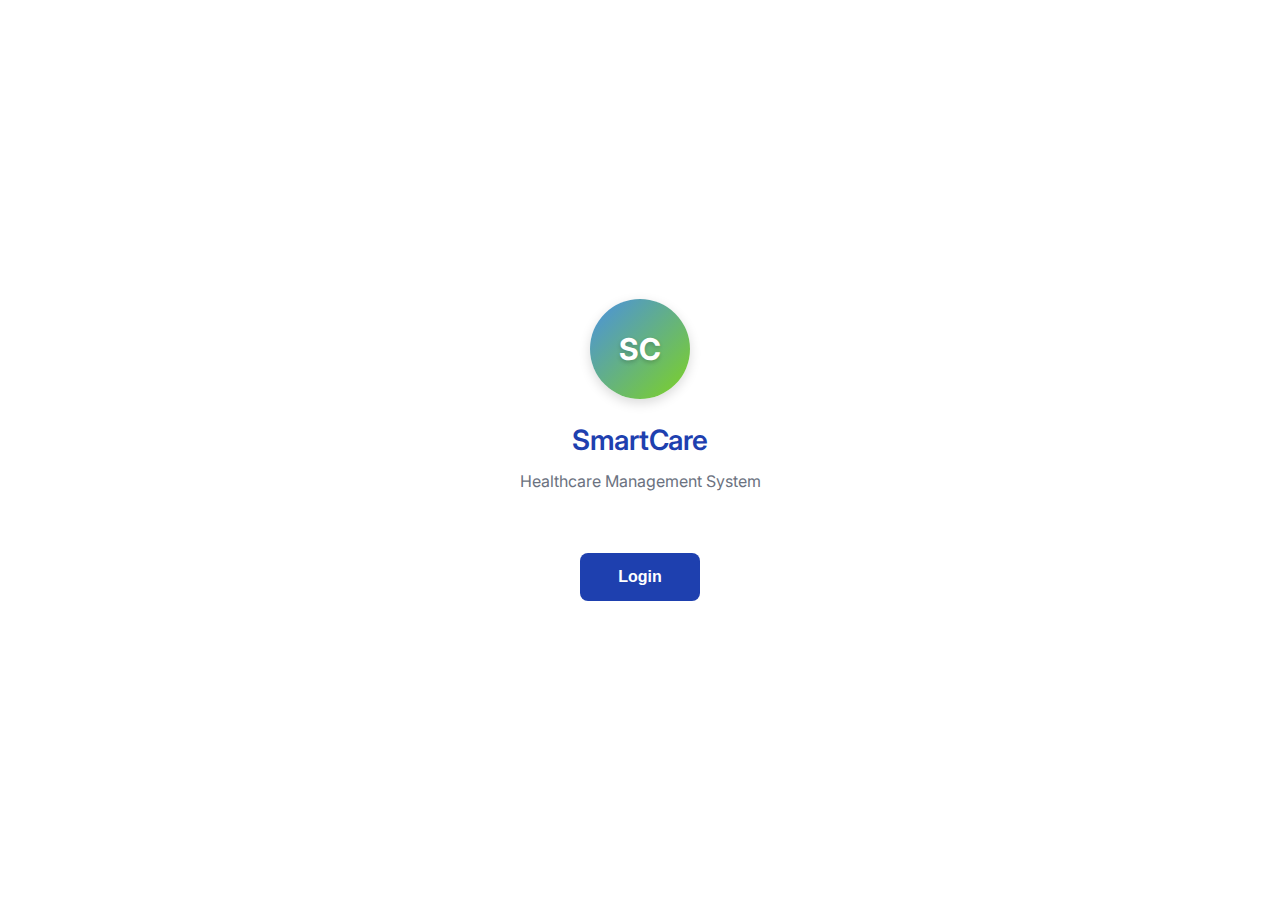
<file: index.html>
<!DOCTYPE html>
<html lang="en">
<head>
    <meta charset="UTF-8">
    <meta name="viewport" content="width=device-width, initial-scale=1.0">
    <title>SmartCare Web App</title>
    <link rel="stylesheet" href="styles.css?v=12">
    <link href="https://fonts.googleapis.com/css2?family=Inter:wght@400;500;600;700&display=swap" rel="stylesheet">
</head>
<body>
    <!-- Splash/Home Screen -->
    <div id="splash-screen" class="screen active">
        <div class="splash-container">
            <div class="logo-container">
                <div class="smartcare-logo"></div>
                <div class="smartcare-logo-text">SmartCare</div>
                <div class="logo-subtitle">Healthcare Management System</div>
            </div>
            <button class="btn btn-primary btn-large" onclick="showLogin()">Login</button>
        </div>
    </div>

    <!-- Login Screen -->
    <div id="login-screen" class="screen">
        <div class="login-container">
            <div class="login-header">
                <div class="smartcare-logo-container">
                    <img src="smartcare-logo.svg?v=1" alt="SmartCare Logo" class="smartcare-logo-image">
                </div>
                <div class="smartcare-logo-text-new">SmartCare</div>
            </div>
            <div class="login-card">
                <h2 class="login-title">Log in to your account</h2>
                <form class="login-form" onsubmit="handleLogin(event)">
                    <div class="form-group">
                        <label for="username">Email address</label>
                        <input type="text" id="username" name="username" required>
                        <div class="error-message" id="username-error"></div>
                    </div>
                    <div class="form-group">
                        <label for="password">Password</label>
                        <div class="password-field-container">
                            <input type="password" id="password" name="password" required>
                            <a href="#" onclick="showPasswordSetup()" class="forgot-password-link">Forgot password?</a>
                        </div>
                        <div class="error-message" id="password-error"></div>
                    </div>
                    <button type="submit" class="btn btn-primary btn-full login-btn">Log in</button>
                </form>
            </div>
        </div>
    </div>

    <!-- Password Setup Screen -->
    <div id="password-setup-screen" class="screen">
        <div class="password-setup-container">
            <div class="setup-header">
                <h1>Set your password</h1>
                <p>This is a one-time setup link that expires in 72 hours and can only be used once.</p>
            </div>
            <form class="password-form" onsubmit="handlePasswordSetup(event)">
                <div class="form-group">
                    <label for="new-password">New Password</label>
                    <input type="password" id="new-password" name="new-password" placeholder="Enter password with at least 8 characters, 1 uppercase, 1 lowercase, 1 number" required>
                </div>
                <div class="form-group">
                    <label for="confirm-password">Confirm Password</label>
                    <input type="password" id="confirm-password" name="confirm-password" required>
                </div>
                <button type="submit" class="btn btn-primary btn-full">Set Password</button>
            </form>
        </div>
    </div>

    <!-- Password Setup Success Screen -->
    <div id="password-success-screen" class="screen">
        <div class="success-container">
            <div class="success-icon">✓</div>
            <h2>Password set successfully</h2>
            <p>Your account is now active. You can now log in with your new password.</p>
            <button class="btn btn-primary" onclick="showLogin()">Continue to Login</button>
        </div>
    </div>

    <!-- Authenticated Shell -->
    <div id="authenticated-shell" class="screen">
        <div class="shell-container">
            <!-- Top Navigation -->
            <header class="top-header">
                <div class="header-left">
                    <div class="smartcare-logo-small"></div>
                    <div class="logo-small">SmartCare</div>
                </div>
                <div class="header-right">
                    <div class="user-menu">
                        <div class="user-avatar">SK</div>
                        <div class="user-dropdown">
                            <a href="#" onclick="showProfile()">Profile</a>
                            <a href="#" onclick="logout()">Logout</a>
                        </div>
                    </div>
                </div>
            </header>

            <div class="main-content">
                <!-- Left Navigation -->
                <nav class="left-nav">
                    <ul class="nav-list">
                        <li class="nav-item-with-sub">
                            <a href="#" onclick="showModule('admin-unit')" class="nav-item">Administrative Unit</a>
                            <ul class="sub-nav-list">
                                <li><a href="#" onclick="showSubModule('admin-unit', 'hierarchy')" class="sub-nav-item">Hierarchy</a></li>
                                <li><a href="#" onclick="showSubModule('admin-unit', 'add-unit')" class="sub-nav-item">Add Administrative Unit</a></li>
                            </ul>
                        </li>
                        <li><a href="#" onclick="showModule('role-management')" class="nav-item">Role Management</a></li>
                        <li><a href="#" onclick="showModule('user-management')" class="nav-item active">User Management</a></li>
                        <li><a href="#" onclick="showModule('health-facility')" class="nav-item">Health Facility</a></li>
                    </ul>
                </nav>

                <!-- Right Content Area -->
                <main class="content-area">
                    <!-- Welcome Panel (Default) -->
                    <div id="welcome-panel" class="module-content active">
                        <div class="welcome-container">
                            <h2>Welcome to SmartCare</h2>
                            <p>Select a module from the left navigation to get started.</p>
                        </div>
                    </div>

                    <!-- Administrative Unit Module -->
                    <div id="admin-unit-module" class="module-content">
                        <!-- Hierarchy Sub-module -->
                        <div id="admin-unit-hierarchy" class="sub-module-content active">
                            <div class="module-header">
                                <h2>Administrative Unit Hierarchy</h2>
                            </div>
                            
                            <!-- Root Location Creation -->
                            <div class="root-location-section">
                                <div class="root-location-form">
                                    <label for="root-location">Add Root Location</label>
                                    <div class="root-input-group">
                                        <input type="text" id="root-location" class="form-control" placeholder="Enter root location (e.g., Bangladesh)" value="Bangladesh">
                                        <button class="btn btn-primary" onclick="saveRootLocation()">Save</button>
                                    </div>
                                </div>
                            </div>
                            
                            <!-- Hierarchy Tree -->
                            <div class="tree-container">
                                <div class="hierarchy-view" id="admin-tree"></div>
                            </div>
                        </div>

                        <!-- Add Administrative Unit Sub-module -->
                        <div id="admin-unit-add-unit" class="sub-module-content">
                            <div class="module-header">
                                <h2>Add Administrative Unit</h2>
                                <div class="header-actions">
                                    <button class="btn btn-secondary" onclick="downloadAdminUnitTemplate()">Download Template</button>
                                    <button class="btn btn-secondary" onclick="showUploadAdminUnit()">Upload</button>
                                    <button class="btn btn-primary" onclick="showAddAdminUnit()">Add New Unit</button>
                                </div>
                            </div>
                            
                            <!-- Filters -->
                            <div class="filters">
                                <select class="form-control" id="admin-division-filter">
                                    <option value="">Filter by Division</option>
                                    <option value="Dhaka">Dhaka</option>
                                    <option value="Chittagong">Chittagong</option>
                                    <option value="Sylhet">Sylhet</option>
                                </select>
                                <select class="form-control" id="admin-district-filter">
                                    <option value="">Filter by District</option>
                                </select>
                                <select class="form-control" id="admin-category-filter">
                                    <option value="">Filter by Category</option>
                                    <option value="Rural">Rural</option>
                                    <option value="Urban">Urban</option>
                                </select>
                                <select class="form-control" id="admin-type-filter">
                                    <option value="">Filter by Type</option>
                                </select>
                                <input type="text" class="form-control" placeholder="Search Administrative Units" id="admin-search">
                            </div>
                            
                            <div class="table-container">
                                <table class="data-table">
                                    <thead>
                                        <tr>
                                            <th>Division</th>
                                            <th>District</th>
                                            <th>Administrative Unit Type</th>
                                            <th>City Corporation / Upazila</th>
                                            <th>Union / Ward</th>
                                            <th>Village / Area</th>
                                            <th>Administrative Unit Code</th>
                                            <th>Actions</th>
                                        </tr>
                                    </thead>
                                    <tbody id="admin-unit-table-body">
                                        <!-- Sample data will be populated -->
                                    </tbody>
                                </table>
                            </div>
                        </div>
                    </div>

                    <!-- Health Facility Module -->
                    <div id="health-facility-module" class="module-content">
                        <div class="module-header">
                            <h2>Health Facility</h2>
                            <div class="header-actions">
                                <button class="btn btn-secondary" onclick="showHealthFacilityUpload()">Upload</button>
                                <button class="btn btn-primary" onclick="showAddFacility()">Add New Facility</button>
                            </div>
                        </div>
                        
                        <!-- Filters -->
                        <div class="filters">
                            <select class="form-control" id="facility-division-filter" onchange="updateFacilityDistrictFilter(); filterFacilities();">
                                <option value="">Filter by Division</option>
                                <option value="Dhaka">Dhaka</option>
                                <option value="Chittagong">Chittagong</option>
                                <option value="Sylhet">Sylhet</option>
                            </select>
                            <select class="form-control" id="facility-district-filter" onchange="filterFacilities();">
                                <option value="">Filter by District</option>
                            </select>
                            <select class="form-control" id="facility-category-filter">
                                <option value="">Filter by Category</option>
                                <option value="Rural">Rural</option>
                                <option value="Urban">Urban</option>
                            </select>
                            <select class="form-control" id="facility-type-filter">
                                <option value="">Filter by Facility Type</option>
                                <option value="Community Clinic">Community Clinic</option>
                                <option value="Upazila Health Complex">Upazila Health Complex</option>
                                <option value="BRAC Maternity Center">BRAC Maternity Center</option>
                            </select>
                            <input type="text" class="form-control" placeholder="Search Health Facilities" id="facility-search">
                        </div>
                        
                        <div class="table-container">
                            <table class="data-table">
                                <thead>
                                    <tr>
                                        <th>Facility Name</th>
                                        <th>Facility Code</th>
                                        <th>Facility Type</th>
                                        <th>Parent Administrative Unit</th>
                                        <th>Actions</th>
                                    </tr>
                                </thead>
                                <tbody id="facility-table-body">
                                    <!-- Sample data will be populated -->
                                </tbody>
                            </table>
                        </div>
                        <div class="pagination">
                            <button class="btn btn-secondary" onclick="previousPage()">Previous</button>
                            <span class="page-numbers">
                                <button class="btn btn-secondary active">1</button>
                                <button class="btn btn-secondary">2</button>
                                <button class="btn btn-secondary">3</button>
                            </span>
                            <button class="btn btn-secondary" onclick="nextPage()">Next</button>
                        </div>
                    </div>

                    <!-- Role Management Module -->
                    <div id="role-management-module" class="module-content">
                        <div class="module-header">
                            <h2>Role Management</h2>
                            <button class="btn btn-primary" onclick="showAddRole()">Add New Role</button>
                        </div>
                        
                        <!-- Search Bar -->
                        <div class="search-section">
                            <input type="text" class="form-control" placeholder="Search Role by Name" id="role-search" oninput="searchRoles()">
                        </div>
                        
                        <div class="table-container">
                            <table class="data-table">
                                <thead>
                                    <tr>
                                        <th>Role Name</th>
                                        <th>Type</th>
                                        <th>Description</th>
                                        <th>Permissions</th>
                                        <th>Actions</th>
                                    </tr>
                                </thead>
                                <tbody id="role-table-body">
                                    <!-- Sample data will be populated -->
                                </tbody>
                            </table>
                        </div>
                    </div>

                    <!-- User Management Module -->
                    <div id="user-management-module" class="module-content">
                        <div class="module-header">
                            <h2>User Management</h2>
                            <button class="btn btn-primary" onclick="showAddUser()">Add User</button>
                        </div>
                        <div class="filters" style="display: flex; flex-wrap: wrap; gap: 0.75rem; align-items: center;">
                            <select class="form-control" id="user-district-filter" style="min-width: 150px; flex: 1;">
                                <option value="">Filter by District</option>
                                <option value="Dhaka">Dhaka</option>
                                <option value="Gazipur">Gazipur</option>
                                <option value="Chittagong">Chittagong</option>
                                <option value="Sylhet">Sylhet</option>
                            </select>
                            <select class="form-control" id="user-upazila-filter" style="min-width: 180px; flex: 1;">
                                <option value="">Filter by Upazila/City Corporation</option>
                                <option value="Dhanmondi Upazila">Dhanmondi Upazila</option>
                                <option value="Savar Upazila">Savar Upazila</option>
                                <option value="Dhaka City Corporation">Dhaka City Corporation</option>
                                <option value="Chittagong City Corporation">Chittagong City Corporation</option>
                                <option value="Sylhet Sadar City Corporation">Sylhet Sadar City Corporation</option>
                            </select>
                            <select class="form-control" id="user-union-filter" style="min-width: 150px; flex: 1;">
                                <option value="">Filter by Union/Ward</option>
                                <option value="Dhanmondi Union">Dhanmondi Union</option>
                                <option value="Gulshan Union">Gulshan Union</option>
                                <option value="Ward 1">Ward 1</option>
                                <option value="Ward 2">Ward 2</option>
                            </select>
                            <select class="form-control" id="user-village-filter" style="min-width: 150px; flex: 1;">
                                <option value="">Filter by Village/Area</option>
                                <option value="Dhanmondi 27">Dhanmondi 27</option>
                                <option value="Gulshan 1">Gulshan 1</option>
                                <option value="Area A">Area A</option>
                                <option value="Area B">Area B</option>
                            </select>
                            <select class="form-control" id="facility-filter" style="min-width: 180px; flex: 1;">
                                <option value="">Filter by Health Facility</option>
                                <option value="Dhaka Medical College Hospital">Dhaka Medical College Hospital</option>
                                <option value="Community Clinic - Dhanmondi">Community Clinic - Dhanmondi</option>
                                <option value="Upazila Health Complex - Savar">Upazila Health Complex - Savar</option>
                            </select>
                            <select class="form-control" id="role-filter" style="min-width: 120px; flex: 1;">
                                <option value="">Filter by Role</option>
                                <option value="SK">SK</option>
                                <option value="Doctor">Doctor</option>
                                <option value="Nurse">Nurse</option>
                                <option value="Community Health Worker">Community Health Worker</option>
                                <option value="Administrator">Administrator</option>
                            </select>
                            <input type="text" class="form-control" placeholder="Search by Name, Username, Phone" id="user-search" style="min-width: 200px; flex: 1;">
                        </div>
                        <div class="table-container">
                            <table class="data-table">
                                <thead>
                                    <tr>
                                        <th>Name</th>
                                        <th>Username</th>
                                        <th>Phone Number</th>
                                        <th>Role</th>
                                        <th>Health Facility</th>
                                        <th>Gender</th>
                                        <th>Actions</th>
                                    </tr>
                                </thead>
                                <tbody id="user-table-body">
                                    <!-- Sample data will be populated -->
                                </tbody>
                            </table>
                        </div>
                        <div class="pagination">
                            <button class="btn btn-secondary" onclick="previousPage()">Previous</button>
                            <span class="page-numbers">
                                <button class="btn btn-secondary active">1</button>
                                <button class="btn btn-secondary">2</button>
                                <button class="btn btn-secondary">3</button>
                            </span>
                            <button class="btn btn-secondary" onclick="nextPage()">Next</button>
                        </div>
                    </div>
                </main>
            </div>
        </div>
    </div>

    <!-- Modals -->
    <div id="modal-overlay" class="modal-overlay" onclick="closeModal()">
        <div class="modal" onclick="event.stopPropagation()">
            <!-- Modal content will be dynamically inserted -->
        </div>
    </div>

    <!-- Toast Container -->
    <div id="toast-container" class="toast-container"></div>

    <script src="script.js"></script>
</body>
</html>
</file>
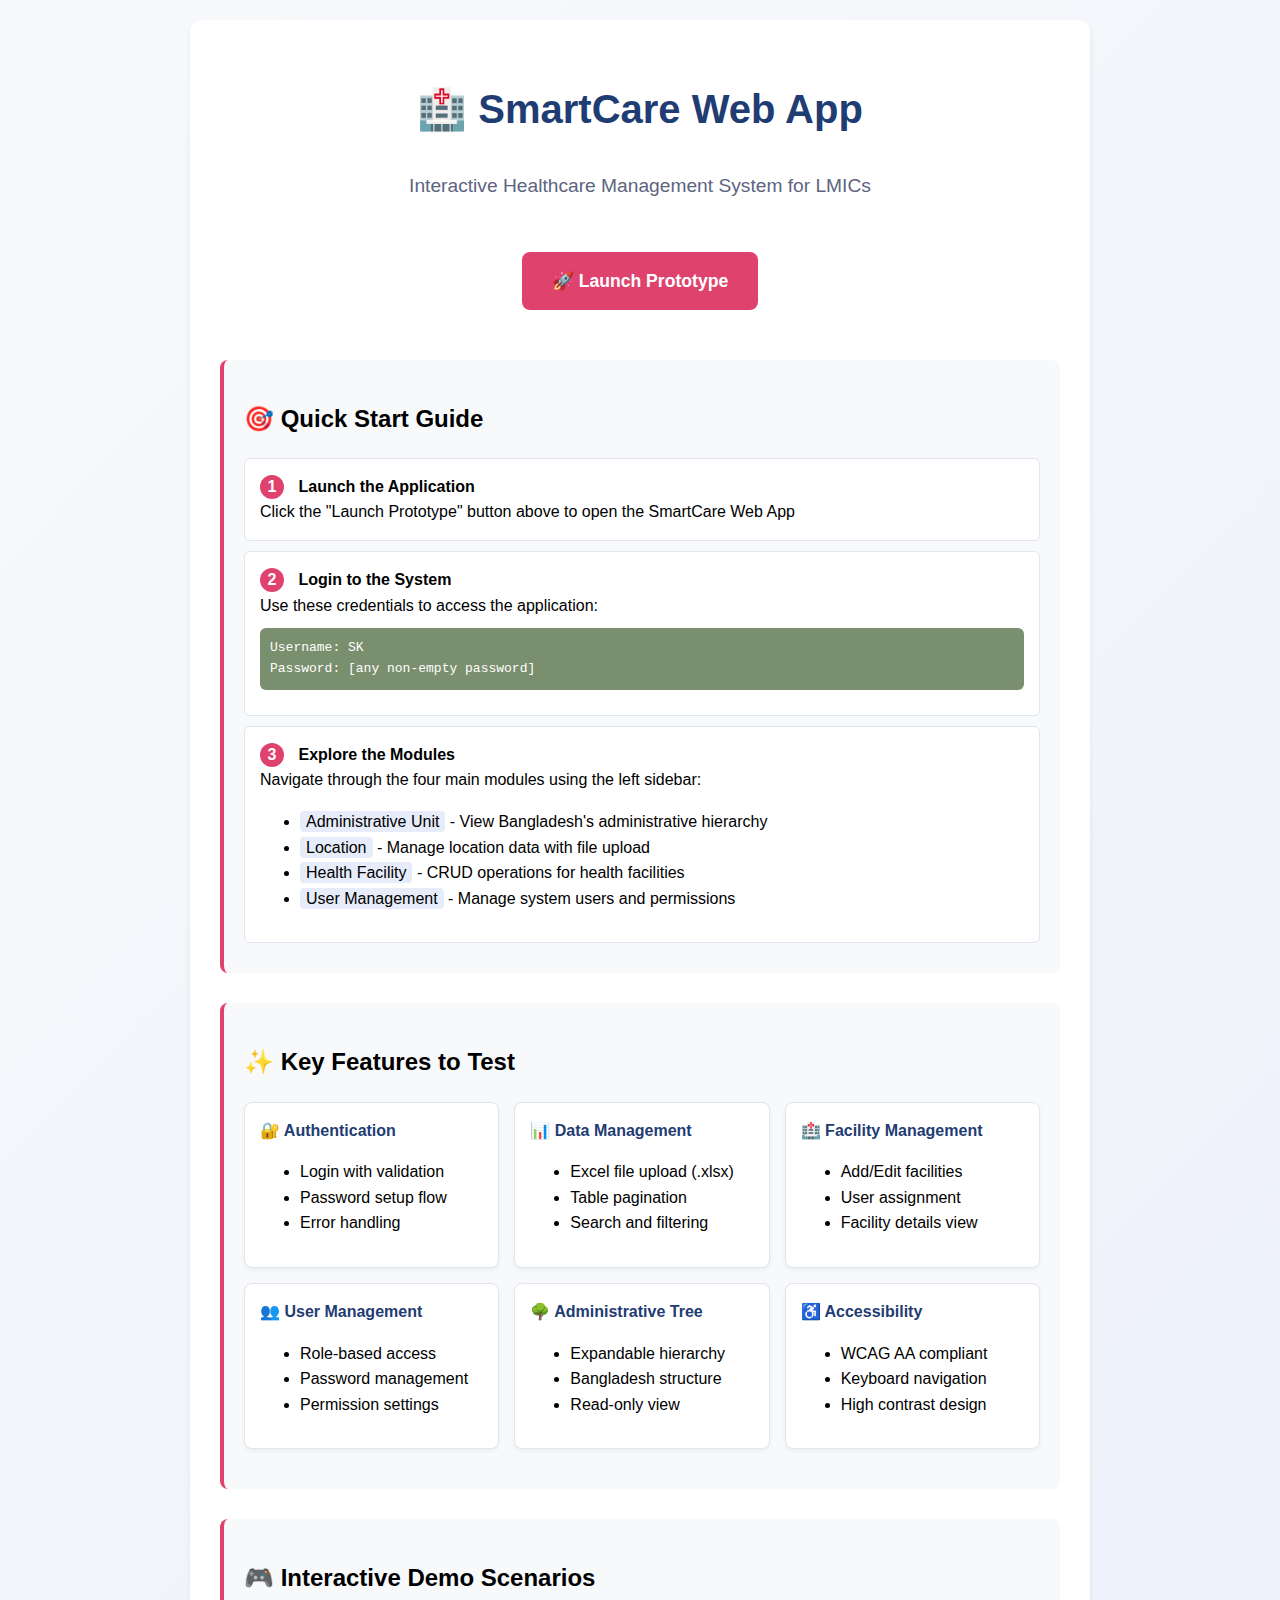
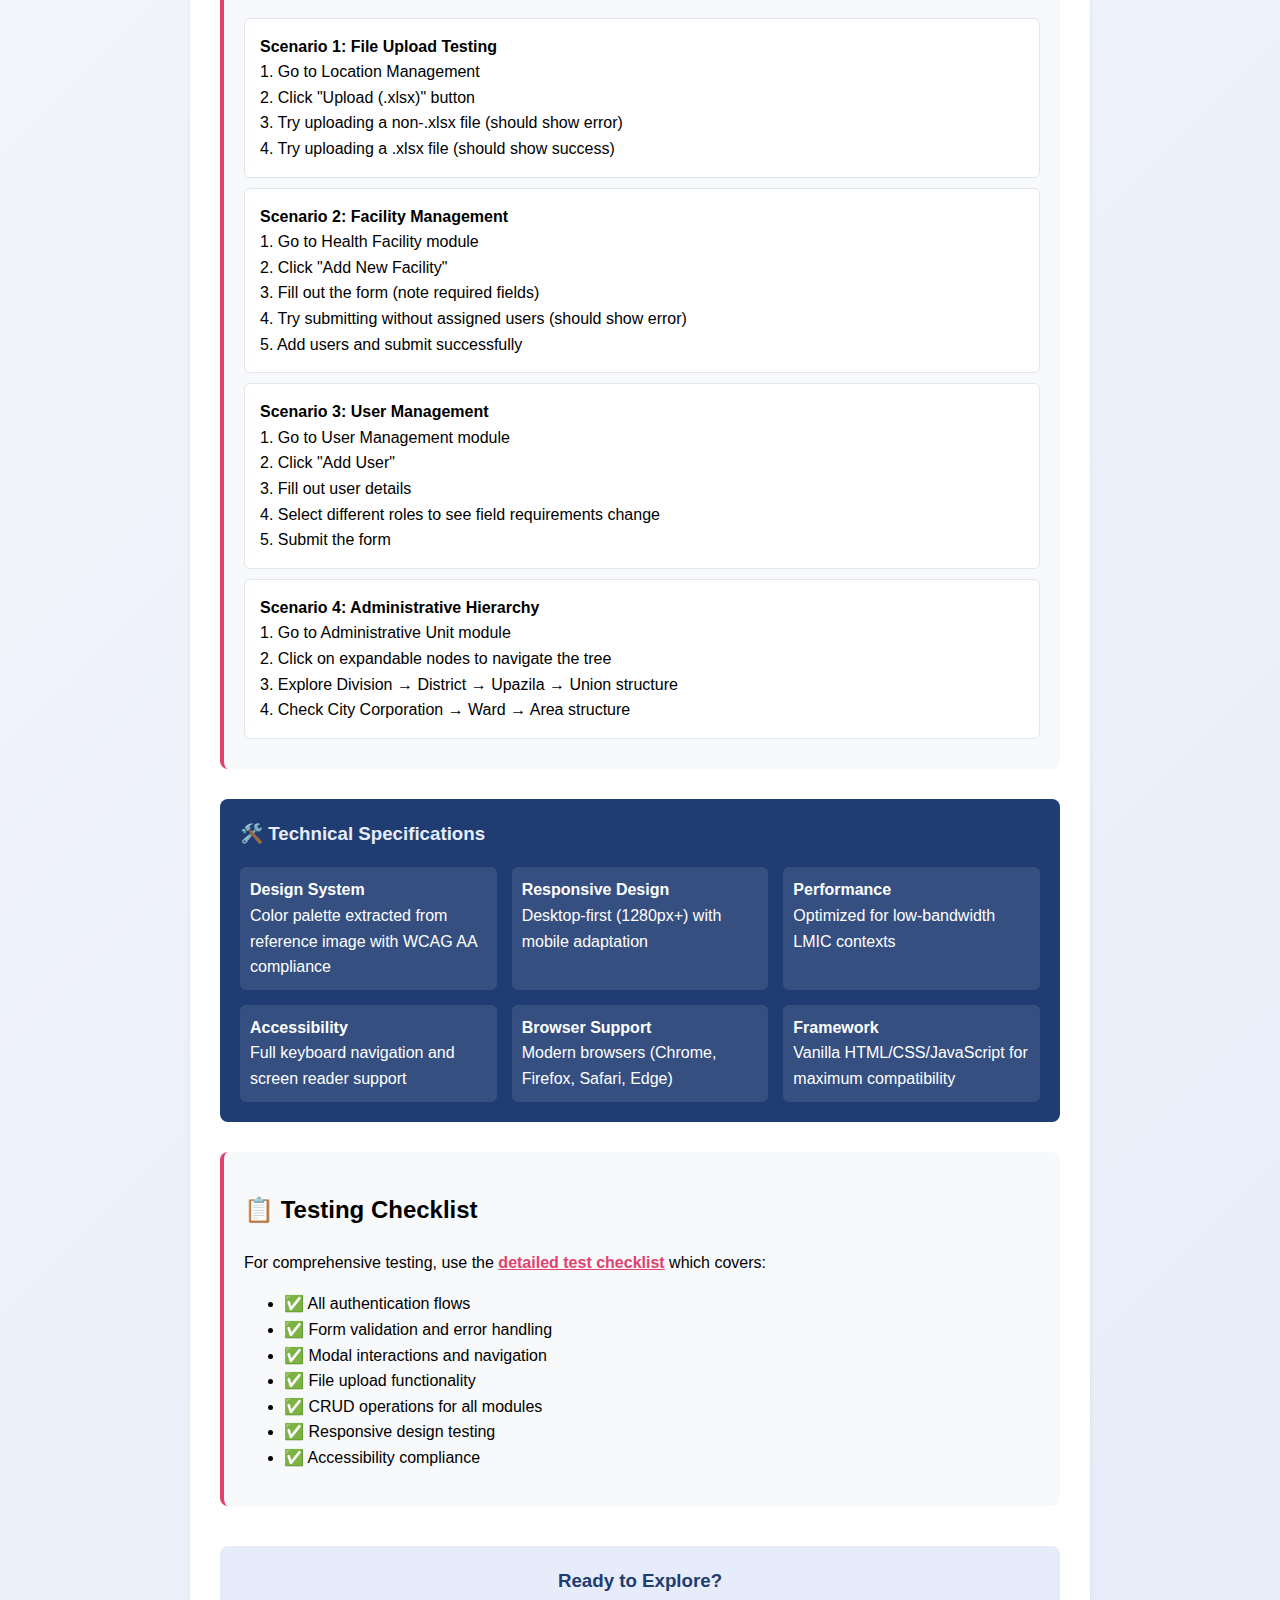
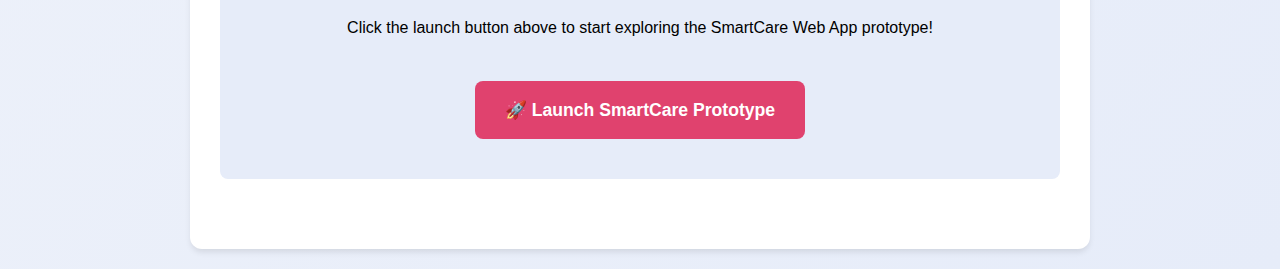
<file: demo.html>
<!DOCTYPE html>
<html lang="en">
<head>
    <meta charset="UTF-8">
    <meta name="viewport" content="width=device-width, initial-scale=1.0">
    <title>SmartCare Demo Guide</title>
    <style>
        body {
            font-family: 'Inter', Arial, sans-serif;
            max-width: 900px;
            margin: 0 auto;
            padding: 20px;
            line-height: 1.6;
            background: linear-gradient(135deg, #F8F9FB 0%, #E6ECF9 100%);
            min-height: 100vh;
        }
        .demo-container {
            background: white;
            padding: 30px;
            border-radius: 12px;
            box-shadow: 0 4px 6px -1px rgba(0, 0, 0, 0.1);
        }
        h1 {
            color: #1F3C73;
            text-align: center;
            margin-bottom: 30px;
            font-size: 2.5rem;
        }
        .demo-section {
            margin: 30px 0;
            padding: 20px;
            background: #F8F9FB;
            border-radius: 8px;
            border-left: 4px solid #E0426E;
        }
        .demo-step {
            background: white;
            padding: 15px;
            margin: 10px 0;
            border-radius: 6px;
            border: 1px solid #E1E5ED;
        }
        .step-number {
            background: #E0426E;
            color: white;
            width: 24px;
            height: 24px;
            border-radius: 50%;
            display: inline-flex;
            align-items: center;
            justify-content: center;
            font-weight: bold;
            margin-right: 10px;
        }
        .highlight {
            background: #E6ECF9;
            padding: 2px 6px;
            border-radius: 4px;
            font-weight: 500;
        }
        .credentials {
            background: #7A8F6E;
            color: white;
            padding: 10px;
            border-radius: 6px;
            margin: 10px 0;
            font-family: monospace;
        }
        .feature-list {
            display: grid;
            grid-template-columns: repeat(auto-fit, minmax(250px, 1fr));
            gap: 15px;
            margin: 20px 0;
        }
        .feature-card {
            background: white;
            padding: 15px;
            border-radius: 8px;
            border: 1px solid #E1E5ED;
            box-shadow: 0 2px 4px rgba(0, 0, 0, 0.05);
        }
        .feature-title {
            color: #1F3C73;
            font-weight: 600;
            margin-bottom: 8px;
        }
        .launch-btn {
            background: #E0426E;
            color: white;
            padding: 15px 30px;
            border: none;
            border-radius: 8px;
            font-size: 1.1rem;
            font-weight: 600;
            cursor: pointer;
            text-decoration: none;
            display: inline-block;
            margin: 20px 0;
            transition: background-color 0.2s;
        }
        .launch-btn:hover {
            background: #C73A5E;
        }
        .tech-specs {
            background: #1F3C73;
            color: white;
            padding: 20px;
            border-radius: 8px;
            margin: 20px 0;
        }
        .tech-specs h3 {
            margin-top: 0;
            color: #E6ECF9;
        }
        .spec-grid {
            display: grid;
            grid-template-columns: repeat(auto-fit, minmax(200px, 1fr));
            gap: 15px;
            margin-top: 15px;
        }
        .spec-item {
            background: rgba(255, 255, 255, 0.1);
            padding: 10px;
            border-radius: 6px;
        }
    </style>
</head>
<body>
    <div class="demo-container">
        <h1>🏥 SmartCare Web App</h1>
        <p style="text-align: center; font-size: 1.2rem; color: #5D6481; margin-bottom: 30px;">
            Interactive Healthcare Management System for LMICs
        </p>

        <div style="text-align: center; margin: 30px 0;">
            <a href="index.html" class="launch-btn">🚀 Launch Prototype</a>
        </div>

        <div class="demo-section">
            <h2>🎯 Quick Start Guide</h2>
            
            <div class="demo-step">
                <span class="step-number">1</span>
                <strong>Launch the Application</strong><br>
                Click the "Launch Prototype" button above to open the SmartCare Web App
            </div>
            
            <div class="demo-step">
                <span class="step-number">2</span>
                <strong>Login to the System</strong><br>
                Use these credentials to access the application:
                <div class="credentials">
                    Username: SK<br>
                    Password: [any non-empty password]
                </div>
            </div>
            
            <div class="demo-step">
                <span class="step-number">3</span>
                <strong>Explore the Modules</strong><br>
                Navigate through the four main modules using the left sidebar:
                <ul>
                    <li><span class="highlight">Administrative Unit</span> - View Bangladesh's administrative hierarchy</li>
                    <li><span class="highlight">Location</span> - Manage location data with file upload</li>
                    <li><span class="highlight">Health Facility</span> - CRUD operations for health facilities</li>
                    <li><span class="highlight">User Management</span> - Manage system users and permissions</li>
                </ul>
            </div>
        </div>

        <div class="demo-section">
            <h2>✨ Key Features to Test</h2>
            
            <div class="feature-list">
                <div class="feature-card">
                    <div class="feature-title">🔐 Authentication</div>
                    <ul>
                        <li>Login with validation</li>
                        <li>Password setup flow</li>
                        <li>Error handling</li>
                    </ul>
                </div>
                
                <div class="feature-card">
                    <div class="feature-title">📊 Data Management</div>
                    <ul>
                        <li>Excel file upload (.xlsx)</li>
                        <li>Table pagination</li>
                        <li>Search and filtering</li>
                    </ul>
                </div>
                
                <div class="feature-card">
                    <div class="feature-title">🏥 Facility Management</div>
                    <ul>
                        <li>Add/Edit facilities</li>
                        <li>User assignment</li>
                        <li>Facility details view</li>
                    </ul>
                </div>
                
                <div class="feature-card">
                    <div class="feature-title">👥 User Management</div>
                    <ul>
                        <li>Role-based access</li>
                        <li>Password management</li>
                        <li>Permission settings</li>
                    </ul>
                </div>
                
                <div class="feature-card">
                    <div class="feature-title">🌳 Administrative Tree</div>
                    <ul>
                        <li>Expandable hierarchy</li>
                        <li>Bangladesh structure</li>
                        <li>Read-only view</li>
                    </ul>
                </div>
                
                <div class="feature-card">
                    <div class="feature-title">♿ Accessibility</div>
                    <ul>
                        <li>WCAG AA compliant</li>
                        <li>Keyboard navigation</li>
                        <li>High contrast design</li>
                    </ul>
                </div>
            </div>
        </div>

        <div class="demo-section">
            <h2>🎮 Interactive Demo Scenarios</h2>
            
            <div class="demo-step">
                <strong>Scenario 1: File Upload Testing</strong><br>
                1. Go to Location Management<br>
                2. Click "Upload (.xlsx)" button<br>
                3. Try uploading a non-.xlsx file (should show error)<br>
                4. Try uploading a .xlsx file (should show success)
            </div>
            
            <div class="demo-step">
                <strong>Scenario 2: Facility Management</strong><br>
                1. Go to Health Facility module<br>
                2. Click "Add New Facility"<br>
                3. Fill out the form (note required fields)<br>
                4. Try submitting without assigned users (should show error)<br>
                5. Add users and submit successfully
            </div>
            
            <div class="demo-step">
                <strong>Scenario 3: User Management</strong><br>
                1. Go to User Management module<br>
                2. Click "Add User"<br>
                3. Fill out user details<br>
                4. Select different roles to see field requirements change<br>
                5. Submit the form
            </div>
            
            <div class="demo-step">
                <strong>Scenario 4: Administrative Hierarchy</strong><br>
                1. Go to Administrative Unit module<br>
                2. Click on expandable nodes to navigate the tree<br>
                3. Explore Division → District → Upazila → Union structure<br>
                4. Check City Corporation → Ward → Area structure
            </div>
        </div>

        <div class="tech-specs">
            <h3>🛠️ Technical Specifications</h3>
            <div class="spec-grid">
                <div class="spec-item">
                    <strong>Design System</strong><br>
                    Color palette extracted from reference image with WCAG AA compliance
                </div>
                <div class="spec-item">
                    <strong>Responsive Design</strong><br>
                    Desktop-first (1280px+) with mobile adaptation
                </div>
                <div class="spec-item">
                    <strong>Performance</strong><br>
                    Optimized for low-bandwidth LMIC contexts
                </div>
                <div class="spec-item">
                    <strong>Accessibility</strong><br>
                    Full keyboard navigation and screen reader support
                </div>
                <div class="spec-item">
                    <strong>Browser Support</strong><br>
                    Modern browsers (Chrome, Firefox, Safari, Edge)
                </div>
                <div class="spec-item">
                    <strong>Framework</strong><br>
                    Vanilla HTML/CSS/JavaScript for maximum compatibility
                </div>
            </div>
        </div>

        <div class="demo-section">
            <h2>📋 Testing Checklist</h2>
            <p>For comprehensive testing, use the <a href="test-prototype.html" style="color: #E0426E; font-weight: 600;">detailed test checklist</a> which covers:</p>
            <ul>
                <li>✅ All authentication flows</li>
                <li>✅ Form validation and error handling</li>
                <li>✅ Modal interactions and navigation</li>
                <li>✅ File upload functionality</li>
                <li>✅ CRUD operations for all modules</li>
                <li>✅ Responsive design testing</li>
                <li>✅ Accessibility compliance</li>
            </ul>
        </div>

        <div style="text-align: center; margin: 40px 0; padding: 20px; background: #E6ECF9; border-radius: 8px;">
            <h3 style="color: #1F3C73; margin-top: 0;">Ready to Explore?</h3>
            <p style="margin-bottom: 20px;">Click the launch button above to start exploring the SmartCare Web App prototype!</p>
            <a href="index.html" class="launch-btn">🚀 Launch SmartCare Prototype</a>
        </div>
    </div>
</body>
</html>
</file>
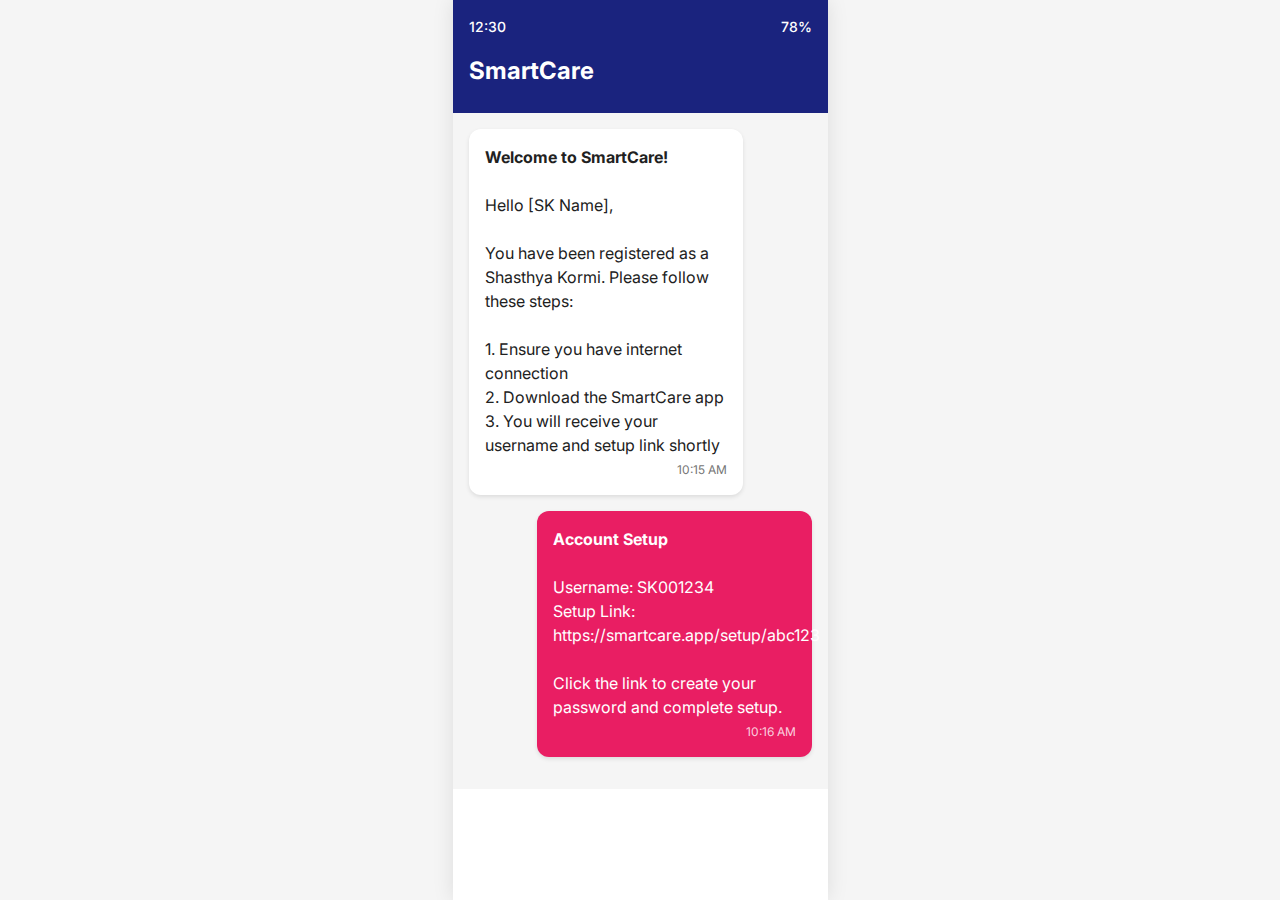
<file: mobile-mockups.html>
<!DOCTYPE html>
<html lang="en">
<head>
    <meta charset="UTF-8">
    <meta name="viewport" content="width=device-width, initial-scale=1.0">
    <title>SmartCare Mobile App - SK Experience</title>
    <link href="https://fonts.googleapis.com/css2?family=Inter:wght@400;500;600;700&display=swap" rel="stylesheet">
    <style>
        /* Design Tokens extracted from reference images */
        :root {
            /* Primary Colors */
            --primary-blue: #1A237E;
            --accent-pink: #E91E63;
            --secondary-blue: #5C6BC0;
            --light-blue: #C5CAE9;
            
            /* Background Colors */
            --bg-primary: #F5F5F5;
            --bg-surface: #FFFFFF;
            --bg-card: #FFFFFF;
            
            /* Text Colors */
            --text-primary: #212121;
            --text-secondary: #757575;
            --text-light: #BDBDBD;
            --text-white: #FFFFFF;
            
            /* Accent Colors */
            --accent-yellow: #FFF9C4;
            --accent-purple: #E1BEE7;
            --accent-light-blue: #90CAF9;
            --accent-light-gray: #BDBDBD;
            
            /* Border & Shadow */
            --border-light: #E0E0E0;
            --shadow-subtle: 0 2px 4px rgba(0,0,0,0.1);
            --shadow-elevated: 0 4px 8px rgba(0,0,0,0.15);
            
            /* Spacing */
            --spacing-xs: 4px;
            --spacing-sm: 8px;
            --spacing-md: 16px;
            --spacing-lg: 24px;
            --spacing-xl: 32px;
            --spacing-xxl: 48px;
            
            /* Typography */
            --font-family: 'Inter', -apple-system, BlinkMacSystemFont, sans-serif;
            --font-size-xs: 12px;
            --font-size-sm: 14px;
            --font-size-md: 16px;
            --font-size-lg: 18px;
            --font-size-xl: 24px;
            --font-size-xxl: 32px;
            
            /* Touch Targets */
            --touch-target: 44px;
            --touch-target-large: 56px;
        }

        * {
            margin: 0;
            padding: 0;
            box-sizing: border-box;
        }

        body {
            font-family: var(--font-family);
            background-color: var(--bg-primary);
            color: var(--text-primary);
            line-height: 1.5;
            -webkit-font-smoothing: antialiased;
            -moz-osx-font-smoothing: grayscale;
        }

        /* Mobile Container */
        .mobile-container {
            max-width: 375px;
            margin: 0 auto;
            background: var(--bg-surface);
            min-height: 100vh;
            position: relative;
            box-shadow: 0 0 20px rgba(0,0,0,0.1);
        }

        /* Screen Management */
        .screen {
            display: none;
            min-height: 100vh;
        }

        .screen.active {
            display: block;
        }

        /* Header Styles */
        .header {
            background: var(--primary-blue);
            color: var(--text-white);
            padding: var(--spacing-md);
            position: relative;
        }

        .header-top {
            display: flex;
            justify-content: space-between;
            align-items: center;
            margin-bottom: var(--spacing-md);
        }

        .status-bar {
            font-size: var(--font-size-sm);
            font-weight: 500;
        }

        .header-title {
            font-size: var(--font-size-xl);
            font-weight: 700;
            margin-bottom: var(--spacing-sm);
        }

        .header-actions {
            display: flex;
            gap: var(--spacing-sm);
        }

        .icon-button {
            width: var(--touch-target);
            height: var(--touch-target);
            border: none;
            background: transparent;
            color: var(--text-white);
            border-radius: 8px;
            display: flex;
            align-items: center;
            justify-content: center;
            cursor: pointer;
        }

        /* Search Bar */
        .search-bar {
            background: var(--bg-surface);
            border: 1px solid var(--border-light);
            border-radius: 8px;
            padding: var(--spacing-sm) var(--spacing-md);
            display: flex;
            align-items: center;
            gap: var(--spacing-sm);
            margin-bottom: var(--spacing-md);
        }

        .search-input {
            flex: 1;
            border: none;
            outline: none;
            font-size: var(--font-size-md);
            color: var(--text-primary);
        }

        .search-input::placeholder {
            color: var(--text-secondary);
        }

        /* Buttons */
        .btn {
            border: none;
            border-radius: 8px;
            font-family: var(--font-family);
            font-weight: 600;
            cursor: pointer;
            transition: all 0.2s ease;
            display: flex;
            align-items: center;
            justify-content: center;
            gap: var(--spacing-sm);
            min-height: var(--touch-target);
        }

        .btn-primary {
            background: var(--accent-pink);
            color: var(--text-white);
            font-size: var(--font-size-md);
        }

        .btn-primary:hover {
            background: #C2185B;
        }

        .btn-secondary {
            background: var(--border-light);
            color: var(--text-primary);
            font-size: var(--font-size-sm);
        }

        .btn-full {
            width: 100%;
        }

        .btn-large {
            padding: var(--spacing-md) var(--spacing-lg);
            font-size: var(--font-size-lg);
        }

        /* Cards */
        .card {
            background: var(--bg-surface);
            border-radius: 12px;
            box-shadow: var(--shadow-subtle);
            margin-bottom: var(--spacing-md);
            overflow: hidden;
        }

        .card-header {
            padding: var(--spacing-md);
            border-bottom: 1px solid var(--border-light);
        }

        .card-content {
            padding: var(--spacing-md);
        }

        .card-title {
            font-size: var(--font-size-lg);
            font-weight: 600;
            margin-bottom: var(--spacing-sm);
        }

        /* Main Content */
        .main-content {
            padding: var(--spacing-md);
        }

        .section-title {
            font-size: var(--font-size-lg);
            font-weight: 600;
            margin-bottom: var(--spacing-md);
            color: var(--text-primary);
        }

        /* Home Screen Cards */
        .home-cards {
            display: grid;
            gap: var(--spacing-md);
            margin-bottom: var(--spacing-xl);
        }

        .home-card {
            background: var(--bg-surface);
            border-radius: 12px;
            box-shadow: var(--shadow-subtle);
            padding: var(--spacing-lg);
            display: flex;
            align-items: center;
            cursor: pointer;
            transition: all 0.2s ease;
        }

        .home-card:hover {
            box-shadow: var(--shadow-elevated);
        }

        .home-card-icon {
            width: 48px;
            height: 48px;
            border-radius: 8px;
            display: flex;
            align-items: center;
            justify-content: center;
            margin-right: var(--spacing-md);
            font-size: var(--font-size-xl);
            color: var(--text-white);
        }

        .home-card-content {
            flex: 1;
        }

        .home-card-title {
            font-size: var(--font-size-lg);
            font-weight: 600;
            margin-bottom: var(--spacing-xs);
        }

        .home-card-subtitle {
            font-size: var(--font-size-sm);
            color: var(--text-secondary);
        }

        /* Enrolled Card Special Styling */
        .enrolled-card {
            background: linear-gradient(135deg, var(--secondary-blue) 0%, var(--light-blue) 100%);
            color: var(--text-white);
            position: relative;
            overflow: hidden;
        }

        .enrolled-card::after {
            content: '';
            position: absolute;
            top: 0;
            right: 0;
            width: 100px;
            height: 100%;
            background: repeating-linear-gradient(
                45deg,
                transparent,
                transparent 10px,
                rgba(255,255,255,0.1) 10px,
                rgba(255,255,255,0.1) 20px
            );
        }

        .enrolled-number {
            font-size: var(--font-size-xxl);
            font-weight: 700;
            margin-bottom: var(--spacing-sm);
        }

        .enrolled-label {
            font-size: var(--font-size-md);
            font-weight: 600;
            text-transform: uppercase;
        }

        .enrolled-subtitle {
            font-size: var(--font-size-sm);
            opacity: 0.9;
        }

        /* Task Cards */
        .task-cards {
            display: grid;
            gap: var(--spacing-sm);
        }

        .task-card {
            background: var(--bg-surface);
            border-radius: 8px;
            padding: var(--spacing-md);
            display: flex;
            align-items: center;
            cursor: pointer;
            transition: all 0.2s ease;
        }

        .task-card:hover {
            box-shadow: var(--shadow-subtle);
        }

        .task-icon {
            width: 32px;
            height: 32px;
            border-radius: 6px;
            display: flex;
            align-items: center;
            justify-content: center;
            margin-right: var(--spacing-md);
            font-size: var(--font-size-md);
            color: var(--text-primary);
        }

        .task-content {
            flex: 1;
        }

        .task-number {
            font-size: var(--font-size-lg);
            font-weight: 600;
            margin-bottom: var(--spacing-xs);
        }

        .task-label {
            font-size: var(--font-size-sm);
            color: var(--text-secondary);
        }

        /* Form Styles */
        .form-group {
            margin-bottom: var(--spacing-lg);
        }

        .form-label {
            display: block;
            font-size: var(--font-size-sm);
            font-weight: 500;
            margin-bottom: var(--spacing-sm);
            color: var(--text-primary);
        }

        .form-input {
            width: 100%;
            padding: var(--spacing-md);
            border: 1px solid var(--border-light);
            border-radius: 8px;
            font-size: var(--font-size-md);
            font-family: var(--font-family);
            background: var(--bg-surface);
            color: var(--text-primary);
            min-height: var(--touch-target);
        }

        .form-input:focus {
            outline: none;
            border-color: var(--accent-pink);
            box-shadow: 0 0 0 3px rgba(233, 30, 99, 0.1);
        }

        .form-input::placeholder {
            color: var(--text-secondary);
        }

        .error-message {
            color: #D32F2F;
            font-size: var(--font-size-sm);
            margin-top: var(--spacing-xs);
            display: none;
        }

        .error-message.show {
            display: block;
        }

        /* PIN Input */
        .pin-container {
            display: flex;
            gap: var(--spacing-md);
            justify-content: center;
            margin: var(--spacing-xl) 0;
        }

        .pin-input {
            width: 60px;
            height: 60px;
            border: 2px solid var(--border-light);
            border-radius: 8px;
            text-align: center;
            font-size: var(--font-size-xl);
            font-weight: 600;
            background: var(--bg-surface);
            color: var(--text-primary);
        }

        .pin-input:focus {
            outline: none;
            border-color: var(--accent-pink);
            box-shadow: 0 0 0 3px rgba(233, 30, 99, 0.1);
        }

        /* List Items */
        .list-item {
            background: var(--bg-surface);
            border-radius: 8px;
            padding: var(--spacing-md);
            margin-bottom: var(--spacing-sm);
            display: flex;
            align-items: center;
            cursor: pointer;
            transition: all 0.2s ease;
            box-shadow: var(--shadow-subtle);
        }

        .list-item:hover {
            box-shadow: var(--shadow-elevated);
        }

        .list-item-icon {
            width: 40px;
            height: 40px;
            border-radius: 6px;
            display: flex;
            align-items: center;
            justify-content: center;
            margin-right: var(--spacing-md);
            font-size: var(--font-size-md);
        }

        .list-item-content {
            flex: 1;
        }

        .list-item-title {
            font-size: var(--font-size-md);
            font-weight: 600;
            margin-bottom: var(--spacing-xs);
        }

        .list-item-subtitle {
            font-size: var(--font-size-sm);
            color: var(--text-secondary);
        }

        .list-item-arrow {
            color: var(--text-secondary);
            font-size: var(--font-size-lg);
        }

        /* Status Indicators */
        .status-dot {
            width: 8px;
            height: 8px;
            border-radius: 50%;
            background: #D32F2F;
            margin-left: var(--spacing-sm);
        }

        /* Floating Action Button */
        .fab {
            position: fixed;
            bottom: var(--spacing-lg);
            right: var(--spacing-lg);
            width: var(--touch-target-large);
            height: var(--touch-target-large);
            background: var(--accent-pink);
            color: var(--text-white);
            border: none;
            border-radius: 50%;
            font-size: var(--font-size-xl);
            cursor: pointer;
            box-shadow: var(--shadow-elevated);
            display: flex;
            align-items: center;
            justify-content: center;
            z-index: 1000;
        }

        /* Empty States */
        .empty-state {
            text-align: center;
            padding: var(--spacing-xxl);
            color: var(--text-secondary);
        }

        .empty-state-icon {
            font-size: var(--font-size-xxl);
            margin-bottom: var(--spacing-md);
        }

        .empty-state-title {
            font-size: var(--font-size-lg);
            font-weight: 600;
            margin-bottom: var(--spacing-sm);
        }

        .empty-state-text {
            font-size: var(--font-size-md);
        }

        /* SMS Styles */
        .sms-container {
            background: var(--bg-primary);
            padding: var(--spacing-md);
        }

        .sms-bubble {
            background: var(--bg-surface);
            border-radius: 12px;
            padding: var(--spacing-md);
            margin-bottom: var(--spacing-md);
            box-shadow: var(--shadow-subtle);
            max-width: 80%;
        }

        .sms-bubble.sent {
            background: var(--accent-pink);
            color: var(--text-white);
            margin-left: auto;
        }

        .sms-time {
            font-size: var(--font-size-xs);
            color: var(--text-secondary);
            text-align: right;
            margin-top: var(--spacing-xs);
        }

        .sms-bubble.sent .sms-time {
            color: rgba(255,255,255,0.8);
        }

        /* Success States */
        .success-container {
            text-align: center;
            padding: var(--spacing-xxl);
        }

        .success-icon {
            width: 80px;
            height: 80px;
            background: #4CAF50;
            color: var(--text-white);
            border-radius: 50%;
            display: flex;
            align-items: center;
            justify-content: center;
            font-size: var(--font-size-xxl);
            margin: 0 auto var(--spacing-lg);
        }

        .success-title {
            font-size: var(--font-size-xl);
            font-weight: 600;
            margin-bottom: var(--spacing-md);
        }

        .success-text {
            font-size: var(--font-size-md);
            color: var(--text-secondary);
            margin-bottom: var(--spacing-xl);
        }

        /* Filter Controls */
        .filter-controls {
            display: flex;
            gap: var(--spacing-sm);
            margin-bottom: var(--spacing-md);
            flex-wrap: wrap;
        }

        .filter-pill {
            background: var(--bg-surface);
            border: 1px solid var(--border-light);
            border-radius: 20px;
            padding: var(--spacing-sm) var(--spacing-md);
            font-size: var(--font-size-sm);
            color: var(--text-primary);
            cursor: pointer;
            display: flex;
            align-items: center;
            gap: var(--spacing-xs);
        }

        .filter-pill.active {
            background: var(--accent-pink);
            color: var(--text-white);
            border-color: var(--accent-pink);
        }

        /* Responsive Design */
        @media (max-width: 320px) {
            .mobile-container {
                max-width: 100%;
            }
            
            .pin-input {
                width: 50px;
                height: 50px;
            }
        }

        /* Accessibility */
        .sr-only {
            position: absolute;
            width: 1px;
            height: 1px;
            padding: 0;
            margin: -1px;
            overflow: hidden;
            clip: rect(0, 0, 0, 0);
            white-space: nowrap;
            border: 0;
        }

        /* Focus States */
        .btn:focus,
        .form-input:focus,
        .pin-input:focus,
        .list-item:focus,
        .home-card:focus {
            outline: 2px solid var(--accent-pink);
            outline-offset: 2px;
        }
    </style>
</head>
<body>
    <!-- Screen 1: SMS Notifications & Onboarding -->
    <div id="sms-screen" class="screen active">
        <div class="mobile-container">
            <div class="header">
                <div class="header-top">
                    <div class="status-bar">12:30</div>
                    <div class="status-bar">78%</div>
                </div>
                <div class="header-title">SmartCare</div>
            </div>
            
            <div class="sms-container">
                <div class="sms-bubble">
                    <div class="sms-content">
                        <strong>Welcome to SmartCare!</strong><br><br>
                        Hello [SK Name],<br><br>
                        You have been registered as a Shasthya Kormi. Please follow these steps:<br><br>
                        1. Ensure you have internet connection<br>
                        2. Download the SmartCare app<br>
                        3. You will receive your username and setup link shortly
                    </div>
                    <div class="sms-time">10:15 AM</div>
                </div>
                
                <div class="sms-bubble sent">
                    <div class="sms-content">
                        <strong>Account Setup</strong><br><br>
                        Username: SK001234<br>
                        Setup Link: https://smartcare.app/setup/abc123<br><br>
                        Click the link to create your password and complete setup.
                    </div>
                    <div class="sms-time">10:16 AM</div>
                </div>
            </div>
        </div>
    </div>

    <!-- Screen 2: Account Setup -->
    <div id="account-setup-screen" class="screen">
        <div class="mobile-container">
            <div class="header">
                <div class="header-top">
                    <button class="icon-button" onclick="showSMS()">←</button>
                    <div class="status-bar">12:30</div>
                    <div class="status-bar">78%</div>
                </div>
                <div class="header-title">Account Setup</div>
            </div>
            
            <div class="main-content">
                <div class="form-group">
                    <label class="form-label" for="new-password">New Password</label>
                    <input type="password" id="new-password" class="form-input" placeholder="Enter password with at least 8 characters, 1 uppercase, 1 lowercase" required>
                    <div class="error-message" id="password-error"></div>
                </div>
                
                <div class="form-group">
                    <label class="form-label" for="confirm-password">Confirm Password</label>
                    <input type="password" id="confirm-password" class="form-input" placeholder="Confirm your password" required>
                    <div class="error-message" id="confirm-error"></div>
                </div>
                
                <div class="password-requirements">
                    <div class="requirement-item">
                        <span class="requirement-icon">✓</span>
                        <span>At least 8 characters</span>
                    </div>
                    <div class="requirement-item">
                        <span class="requirement-icon">✓</span>
                        <span>1 uppercase letter</span>
                    </div>
                    <div class="requirement-item">
                        <span class="requirement-icon">✓</span>
                        <span>1 lowercase letter</span>
                    </div>
                </div>
                
                <button class="btn btn-primary btn-full btn-large" onclick="handlePasswordSetup()">Continue</button>
            </div>
        </div>
    </div>

    <!-- Screen 3: Login -->
    <div id="login-screen" class="screen">
        <div class="mobile-container">
            <div class="header">
                <div class="header-top">
                    <div class="status-bar">12:30</div>
                    <div class="status-bar">78%</div>
                </div>
                <div class="header-title">SmartCare</div>
            </div>
            
            <div class="main-content">
                <div class="form-group">
                    <label class="form-label" for="username">Username</label>
                    <input type="text" id="username" class="form-input" placeholder="Enter your username" required>
                    <div class="error-message" id="username-error"></div>
                </div>
                
                <div class="form-group">
                    <label class="form-label" for="password">Password</label>
                    <input type="password" id="password" class="form-input" placeholder="Enter your password" required>
                    <div class="error-message" id="password-error"></div>
                </div>
                
                <div class="form-links">
                    <a href="#" onclick="showForgotPassword()" style="color: var(--accent-pink); text-decoration: none;">Forgot Password?</a>
                </div>
                
                <button class="btn btn-primary btn-full btn-large" onclick="handleLogin()">Login</button>
                
                <div class="offline-notice" style="margin-top: var(--spacing-lg); padding: var(--spacing-md); background: #FFF3E0; border-radius: 8px; color: #E65100;">
                    <strong>Offline Mode:</strong> You can login with cached credentials when offline.
                </div>
            </div>
        </div>
    </div>

    <!-- Screen 4: PIN Login -->
    <div id="pin-login-screen" class="screen">
        <div class="mobile-container">
            <div class="header">
                <div class="header-top">
                    <button class="icon-button" onclick="showLogin()">←</button>
                    <div class="status-bar">12:30</div>
                    <div class="status-bar">78%</div>
                </div>
                <div class="header-title">Quick Login</div>
            </div>
            
            <div class="main-content">
                <div style="text-align: center; margin-bottom: var(--spacing-lg);">
                    <div style="font-size: var(--font-size-lg); font-weight: 600; margin-bottom: var(--spacing-sm);">Enter your 4-digit PIN</div>
                    <div style="color: var(--text-secondary);">Username: SK001234</div>
                </div>
                
                <div class="pin-container">
                    <input type="text" class="pin-input" maxlength="1" pattern="[0-9]">
                    <input type="text" class="pin-input" maxlength="1" pattern="[0-9]">
                    <input type="text" class="pin-input" maxlength="1" pattern="[0-9]">
                    <input type="text" class="pin-input" maxlength="1" pattern="[0-9]">
                </div>
                
                <div class="error-message" id="pin-error" style="text-align: center; margin-top: var(--spacing-md);"></div>
                
                <button class="btn btn-secondary btn-full" onclick="showLogin()" style="margin-top: var(--spacing-lg);">
                    Use Password Instead
                </button>
            </div>
        </div>
    </div>

    <!-- Screen 5: Home (Post-Login Landing) -->
    <div id="home-screen" class="screen">
        <div class="mobile-container">
            <div class="header">
                <div class="header-top">
                    <div class="status-bar">12:30</div>
                    <div class="status-bar">78%</div>
                </div>
                <div class="header-title">PHC Kyalnuru</div>
                <div class="header-actions">
                    <button class="icon-button">⋮</button>
                </div>
            </div>
            
            <div class="main-content">
                <div class="search-bar">
                    <span style="color: var(--text-secondary);">🔍</span>
                    <input type="text" class="search-input" placeholder="Name, Mobile Number, ABHA Number">
                    <span style="color: var(--text-secondary);">🎤</span>
                </div>
                
                <button class="btn btn-primary btn-full" style="margin-bottom: var(--spacing-lg);">
                    📱 Scan QR Code
                </button>
                
                <!-- Enrolled Card -->
                <div class="card enrolled-card" style="margin-bottom: var(--spacing-lg);">
                    <div style="display: flex; align-items: center;">
                        <div style="flex: 1;">
                            <div class="enrolled-number">530</div>
                            <div class="enrolled-label">ENROLLED</div>
                            <div class="enrolled-subtitle">in your area</div>
                        </div>
                        <div style="flex: 1; text-align: right; opacity: 0.3;">
                            <div style="font-size: 48px;">→→→</div>
                        </div>
                    </div>
                </div>
                
                <!-- Your Tasks Section -->
                <div class="section-title">Your Tasks</div>
                <div class="filter-controls">
                    <div class="filter-pill active">Your Villages</div>
                </div>
                
                <div class="task-cards">
                    <div class="task-card" onclick="showHouseholds()">
                        <div class="task-icon" style="background: var(--accent-yellow);">49</div>
                        <div class="task-content">
                            <div class="task-number">49</div>
                            <div class="task-label">Referred</div>
                        </div>
                        <div class="list-item-arrow">›</div>
                    </div>
                    
                    <div class="task-card">
                        <div class="task-icon" style="background: var(--accent-purple);">71</div>
                        <div class="task-content">
                            <div class="task-number">71</div>
                            <div class="task-label">Follow-Up</div>
                        </div>
                        <div class="list-item-arrow">›</div>
                    </div>
                </div>
                
                <!-- This Month Section -->
                <div class="section-title" style="margin-top: var(--spacing-xl);">This month</div>
                
                <div class="card">
                    <div class="card-content">
                        <div style="display: flex; justify-content: space-between; align-items: center; margin-bottom: var(--spacing-md);">
                            <div>
                                <div style="font-size: var(--font-size-xl); font-weight: 600; margin-bottom: var(--spacing-xs);">484</div>
                                <div style="font-size: var(--font-size-sm); color: var(--text-secondary); text-transform: uppercase;">REFERRED</div>
                            </div>
                            <div>
                                <div style="font-size: var(--font-size-xl); font-weight: 600; margin-bottom: var(--spacing-xs);">947</div>
                                <div style="font-size: var(--font-size-sm); color: var(--text-secondary); text-transform: uppercase;">ON TREATMENT</div>
                            </div>
                            <div style="color: var(--accent-light-blue); font-size: var(--font-size-xl);">📊</div>
                        </div>
                        <button class="btn btn-secondary btn-full">
                            View Dashboard ›
                        </button>
                    </div>
                </div>
            </div>
            
            <button class="fab" onclick="showAddHousehold()">+</button>
        </div>
    </div>

    <!-- Screen 6: Households List -->
    <div id="households-screen" class="screen">
        <div class="mobile-container">
            <div class="header">
                <div class="header-top">
                    <button class="icon-button" onclick="showHome()">←</button>
                    <div class="status-bar">12:30</div>
                    <div class="status-bar">78%</div>
                </div>
                <div class="header-title">Households</div>
            </div>
            
            <div class="main-content">
                <div class="search-bar">
                    <span style="color: var(--text-secondary);">🔍</span>
                    <input type="text" class="search-input" placeholder="Household Name / No">
                    <button class="icon-button" style="color: var(--text-secondary);">✓</button>
                </div>
                
                <div style="display: flex; justify-content: space-between; align-items: center; margin-bottom: var(--spacing-md);">
                    <div style="font-weight: 600;">5 Households</div>
                    <div class="filter-pill">
                        🔽 Filter
                    </div>
                </div>
                
                <div class="list-item" onclick="showHouseholdDetails()">
                    <div class="list-item-content">
                        <div class="list-item-title">Kamara Household</div>
                        <div class="list-item-subtitle">Household No: 28 • Members Registered: 4/4</div>
                    </div>
                    <div class="list-item-arrow">›</div>
                </div>
                
                <div class="list-item" onclick="showHouseholdDetails()">
                    <div class="list-item-content">
                        <div class="list-item-title">Mohom Household</div>
                        <div class="list-item-subtitle">Household No: 31 • Members Registered: 3/5</div>
                        <div class="status-dot"></div>
                    </div>
                    <div class="list-item-arrow">›</div>
                </div>
                
                <div class="list-item" onclick="showHouseholdDetails()">
                    <div class="list-item-content">
                        <div class="list-item-title">Bangura Household</div>
                        <div class="list-item-subtitle">Household No: 32 • Members Registered: 3/3</div>
                    </div>
                    <div class="list-item-arrow">›</div>
                </div>
                
                <div class="list-item" onclick="showHouseholdDetails()">
                    <div class="list-item-content">
                        <div class="list-item-title">Koroma Household</div>
                        <div class="list-item-subtitle">Household No: 12 • Members Registered: 2/2</div>
                    </div>
                    <div class="list-item-arrow">›</div>
                </div>
                
                <div class="list-item" onclick="showHouseholdDetails()">
                    <div class="list-item-content">
                        <div class="list-item-title">Sankoh Household</div>
                        <div class="list-item-subtitle">Household No: 12 • Members Registered: 1/4</div>
                        <div class="status-dot"></div>
                    </div>
                    <div class="list-item-arrow">›</div>
                </div>
            </div>
            
            <button class="fab" onclick="showAddHousehold()">+</button>
        </div>
    </div>

    <!-- Screen 7: Household Details -->
    <div id="household-details-screen" class="screen">
        <div class="mobile-container">
            <div class="header">
                <div class="header-top">
                    <button class="icon-button" onclick="showHouseholds()">←</button>
                    <div class="status-bar">12:30</div>
                    <div class="status-bar">78%</div>
                </div>
                <div class="header-title">Kamara Household</div>
                <div class="header-actions">
                    <button class="icon-button">⋮</button>
                </div>
            </div>
            
            <div class="main-content">
                <!-- Household Details Card -->
                <div class="card" style="margin-bottom: var(--spacing-lg);">
                    <div class="card-header">
                        <div class="card-title">Household Details</div>
                    </div>
                    <div class="card-content">
                        <div style="margin-bottom: var(--spacing-sm);">
                            <strong>Household No:</strong> 19
                        </div>
                        <div style="margin-bottom: var(--spacing-sm);">
                            <strong>Village:</strong> Gbinti
                        </div>
                        <div style="margin-bottom: var(--spacing-sm);">
                            <strong>Landmark:</strong> Near Church
                        </div>
                        <div style="margin-bottom: var(--spacing-sm);">
                            <strong>Household Head Mobile Number:</strong> 777123340
                        </div>
                        <div>
                            <strong>Members Registered:</strong> 4/4
                        </div>
                    </div>
                </div>
                
                <!-- Household Members -->
                <div class="section-title">Household Members</div>
                
                <div class="list-item" onclick="showPatientProfile()">
                    <div class="list-item-content">
                        <div class="list-item-title">George Kamara - 41 - M</div>
                        <div class="list-item-subtitle">Patient ID: 98472</div>
                    </div>
                    <div class="list-item-arrow" style="color: var(--accent-pink);">›</div>
                </div>
                
                <div class="list-item" onclick="showPatientProfile()">
                    <div class="list-item-content">
                        <div class="list-item-title">Serena Kamara - 31 - F</div>
                        <div class="list-item-subtitle">Patient ID: 98473</div>
                    </div>
                    <div class="list-item-arrow" style="color: var(--accent-pink);">›</div>
                </div>
                
                <div class="list-item" onclick="showPatientProfile()">
                    <div class="list-item-content">
                        <div class="list-item-title">Sam Kamara - 1 Month - M</div>
                        <div class="list-item-subtitle">Patient ID: 98474</div>
                    </div>
                    <div class="list-item-arrow" style="color: var(--accent-pink);">›</div>
                </div>
                
                <div class="list-item" onclick="showPatientProfile()">
                    <div class="list-item-content">
                        <div class="list-item-title">Mark Kamara - 34 Months - M</div>
                        <div class="list-item-subtitle">Patient ID: 98475</div>
                    </div>
                    <div class="list-item-arrow" style="color: var(--accent-pink);">›</div>
                </div>
            </div>
        </div>
    </div>

    <!-- Screen 8: Patient Health Profile -->
    <div id="patient-profile-screen" class="screen">
        <div class="mobile-container">
            <div class="header">
                <div class="header-top">
                    <button class="icon-button" onclick="showHouseholdDetails()">←</button>
                    <div class="status-bar">12:30</div>
                    <div class="status-bar">78%</div>
                </div>
                <div class="header-title">George Kamara</div>
                <div class="header-actions">
                    <button class="icon-button">⋮</button>
                </div>
            </div>
            
            <div class="main-content">
                <!-- Bio Data Card -->
                <div class="card" style="margin-bottom: var(--spacing-lg);">
                    <div class="card-header">
                        <div class="card-title">Bio Data</div>
                    </div>
                    <div class="card-content">
                        <div style="margin-bottom: var(--spacing-sm);">
                            <strong>Name:</strong> George Kamara
                        </div>
                        <div style="margin-bottom: var(--spacing-sm);">
                            <strong>Patient ID:</strong> 98472
                        </div>
                        <div style="margin-bottom: var(--spacing-sm);">
                            <strong>Gender:</strong> Male
                        </div>
                        <div>
                            <strong>Immunization Status:</strong> Up to Date
                        </div>
                    </div>
                </div>
                
                <!-- Service History -->
                <div class="section-title">Service History</div>
                
                <div class="filter-controls">
                    <div class="filter-pill active">All</div>
                    <div class="filter-pill">This Week</div>
                    <div class="filter-pill">This Month</div>
                    <div class="filter-pill">This Year</div>
                </div>
                
                <div class="list-item">
                    <div class="list-item-content">
                        <div class="list-item-title">Health Assessment</div>
                        <div class="list-item-subtitle">March 15, 2024 • Routine Check-up</div>
                    </div>
                    <div class="list-item-arrow">›</div>
                </div>
                
                <div class="list-item">
                    <div class="list-item-content">
                        <div class="list-item-title">Vaccination</div>
                        <div class="list-item-subtitle">March 10, 2024 • COVID-19 Booster</div>
                    </div>
                    <div class="list-item-arrow">›</div>
                </div>
                
                <div class="list-item">
                    <div class="list-item-content">
                        <div class="list-item-title">Follow-up Visit</div>
                        <div class="list-item-subtitle">March 5, 2024 • Blood Pressure Check</div>
                    </div>
                    <div class="list-item-arrow">›</div>
                </div>
                
                <div class="list-item">
                    <div class="list-item-content">
                            <div class="list-item-title">Initial Registration</div>
                            <div class="list-item-subtitle">February 28, 2024 • New Patient</div>
                        </div>
                    <div class="list-item-arrow">›</div>
                </div>
            </div>
        </div>
    </div>

    <!-- Password Setup Success Screen -->
    <div id="password-success-screen" class="screen">
        <div class="mobile-container">
            <div class="success-container">
                <div class="success-icon">✓</div>
                <div class="success-title">Password Set Successfully</div>
                <div class="success-text">Your account is now active. You can now log in with your new password.</div>
                <button class="btn btn-primary btn-full btn-large" onclick="showLogin()">Continue to Login</button>
            </div>
        </div>
    </div>

    <script>
        // Screen Navigation
        function showScreen(screenId) {
            document.querySelectorAll('.screen').forEach(screen => {
                screen.classList.remove('active');
            });
            document.getElementById(screenId).classList.add('active');
        }

        function showSMS() { showScreen('sms-screen'); }
        function showAccountSetup() { showScreen('account-setup-screen'); }
        function showLogin() { showScreen('login-screen'); }
        function showPINLogin() { showScreen('pin-login-screen'); }
        function showHome() { showScreen('home-screen'); }
        function showHouseholds() { showScreen('households-screen'); }
        function showHouseholdDetails() { showScreen('household-details-screen'); }
        function showPatientProfile() { showScreen('patient-profile-screen'); }
        function showPasswordSuccess() { showScreen('password-success-screen'); }

        // Form Handling
        function handlePasswordSetup() {
            const password = document.getElementById('new-password').value;
            const confirm = document.getElementById('confirm-password').value;
            
            if (password.length < 8) {
                showError('password-error', 'Password must be at least 8 characters');
                return;
            }
            
            if (!/[A-Z]/.test(password)) {
                showError('password-error', 'Password must contain at least 1 uppercase letter');
                return;
            }
            
            if (!/[a-z]/.test(password)) {
                showError('password-error', 'Password must contain at least 1 lowercase letter');
                return;
            }
            
            if (password !== confirm) {
                showError('confirm-error', 'Passwords do not match');
                return;
            }
            
            showPasswordSuccess();
        }

        function handleLogin() {
            const username = document.getElementById('username').value;
            const password = document.getElementById('password').value;
            
            if (!username) {
                showError('username-error', 'Username is required');
                return;
            }
            
            if (!password) {
                showError('password-error', 'Password is required');
                return;
            }
            
            // Simulate login success
            showHome();
        }

        function showError(elementId, message) {
            const errorElement = document.getElementById(elementId);
            errorElement.textContent = message;
            errorElement.classList.add('show');
        }

        function showForgotPassword() {
            alert('Password reset functionality would be implemented here');
        }

        function showAddHousehold() {
            alert('Add household functionality would be implemented here');
        }

        // PIN Input Handling
        document.addEventListener('DOMContentLoaded', function() {
            const pinInputs = document.querySelectorAll('.pin-input');
            
            pinInputs.forEach((input, index) => {
                input.addEventListener('input', function(e) {
                    if (e.target.value.length === 1 && index < pinInputs.length - 1) {
                        pinInputs[index + 1].focus();
                    }
                });
                
                input.addEventListener('keydown', function(e) {
                    if (e.key === 'Backspace' && e.target.value === '' && index > 0) {
                        pinInputs[index - 1].focus();
                    }
                });
            });
        });

        // Auto-advance through screens for demo
        setTimeout(() => {
            showAccountSetup();
        }, 3000);
    </script>
</body>
</html>
</file>
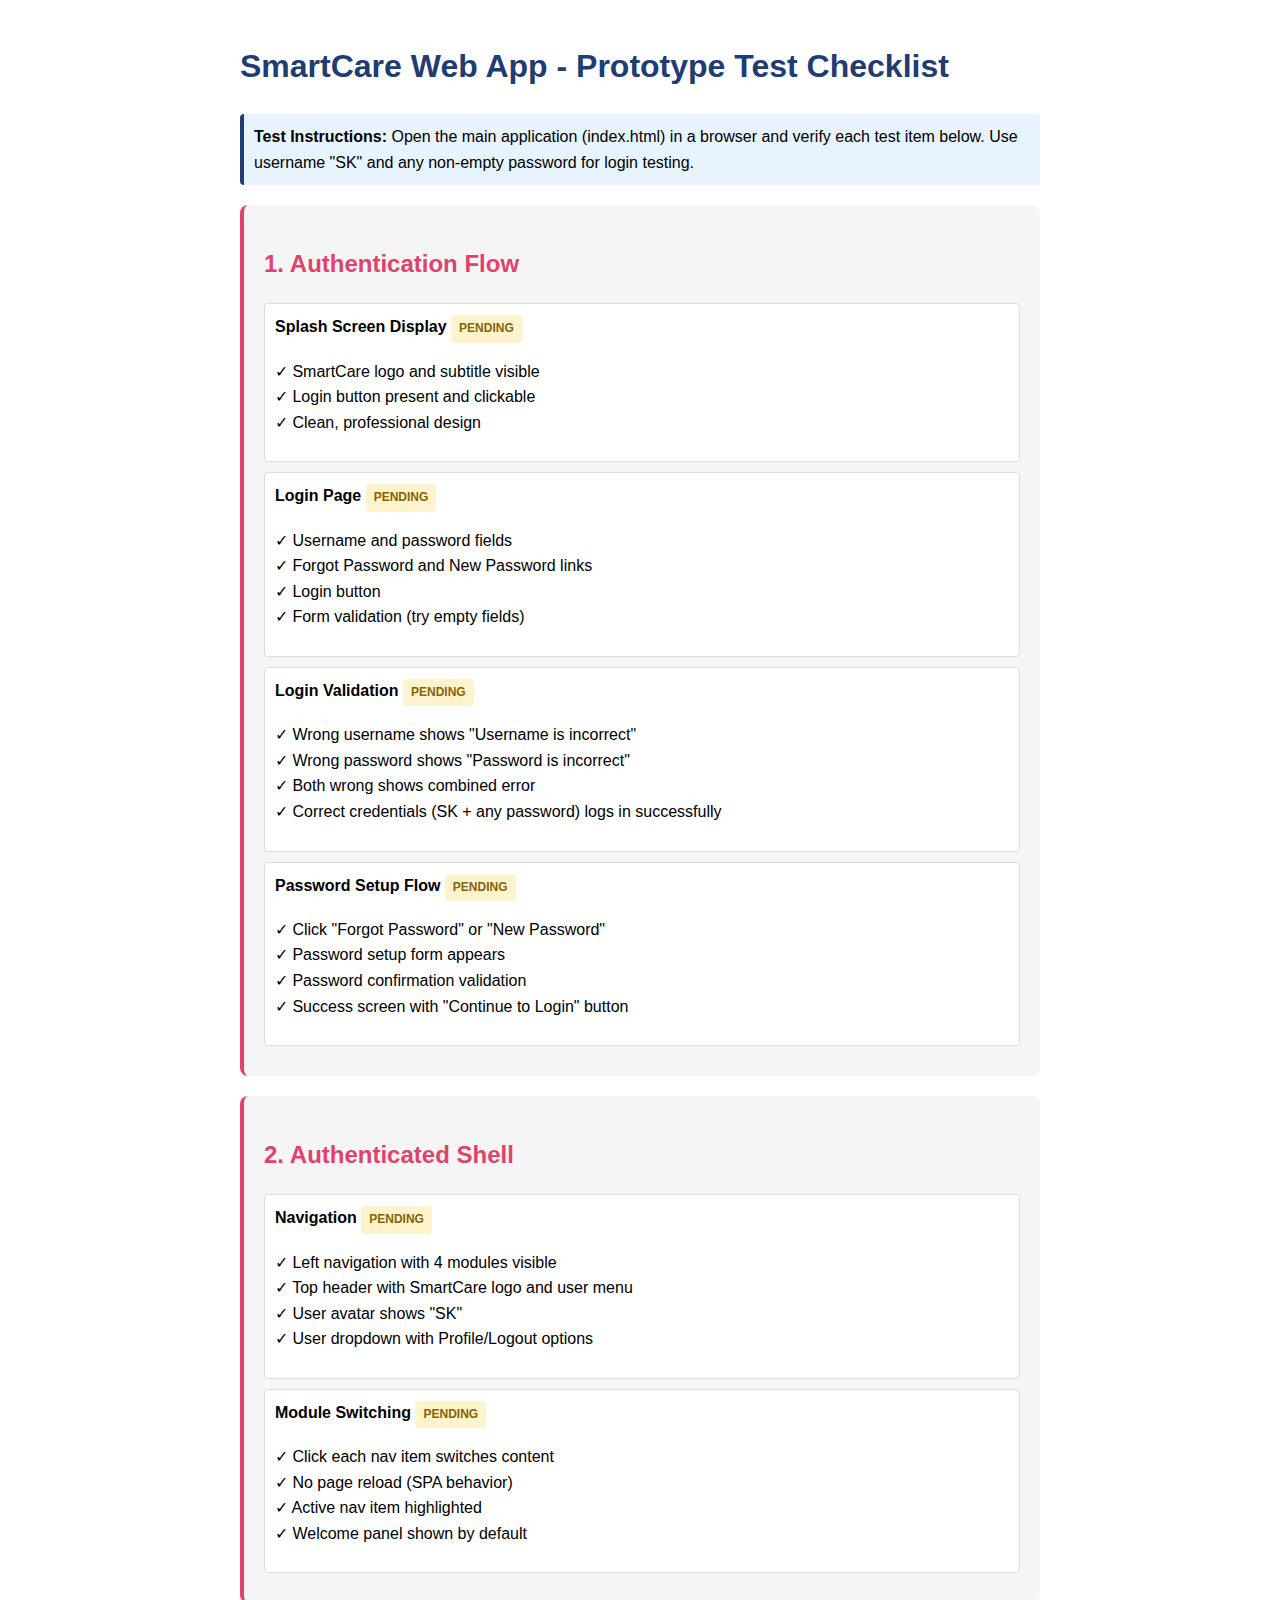
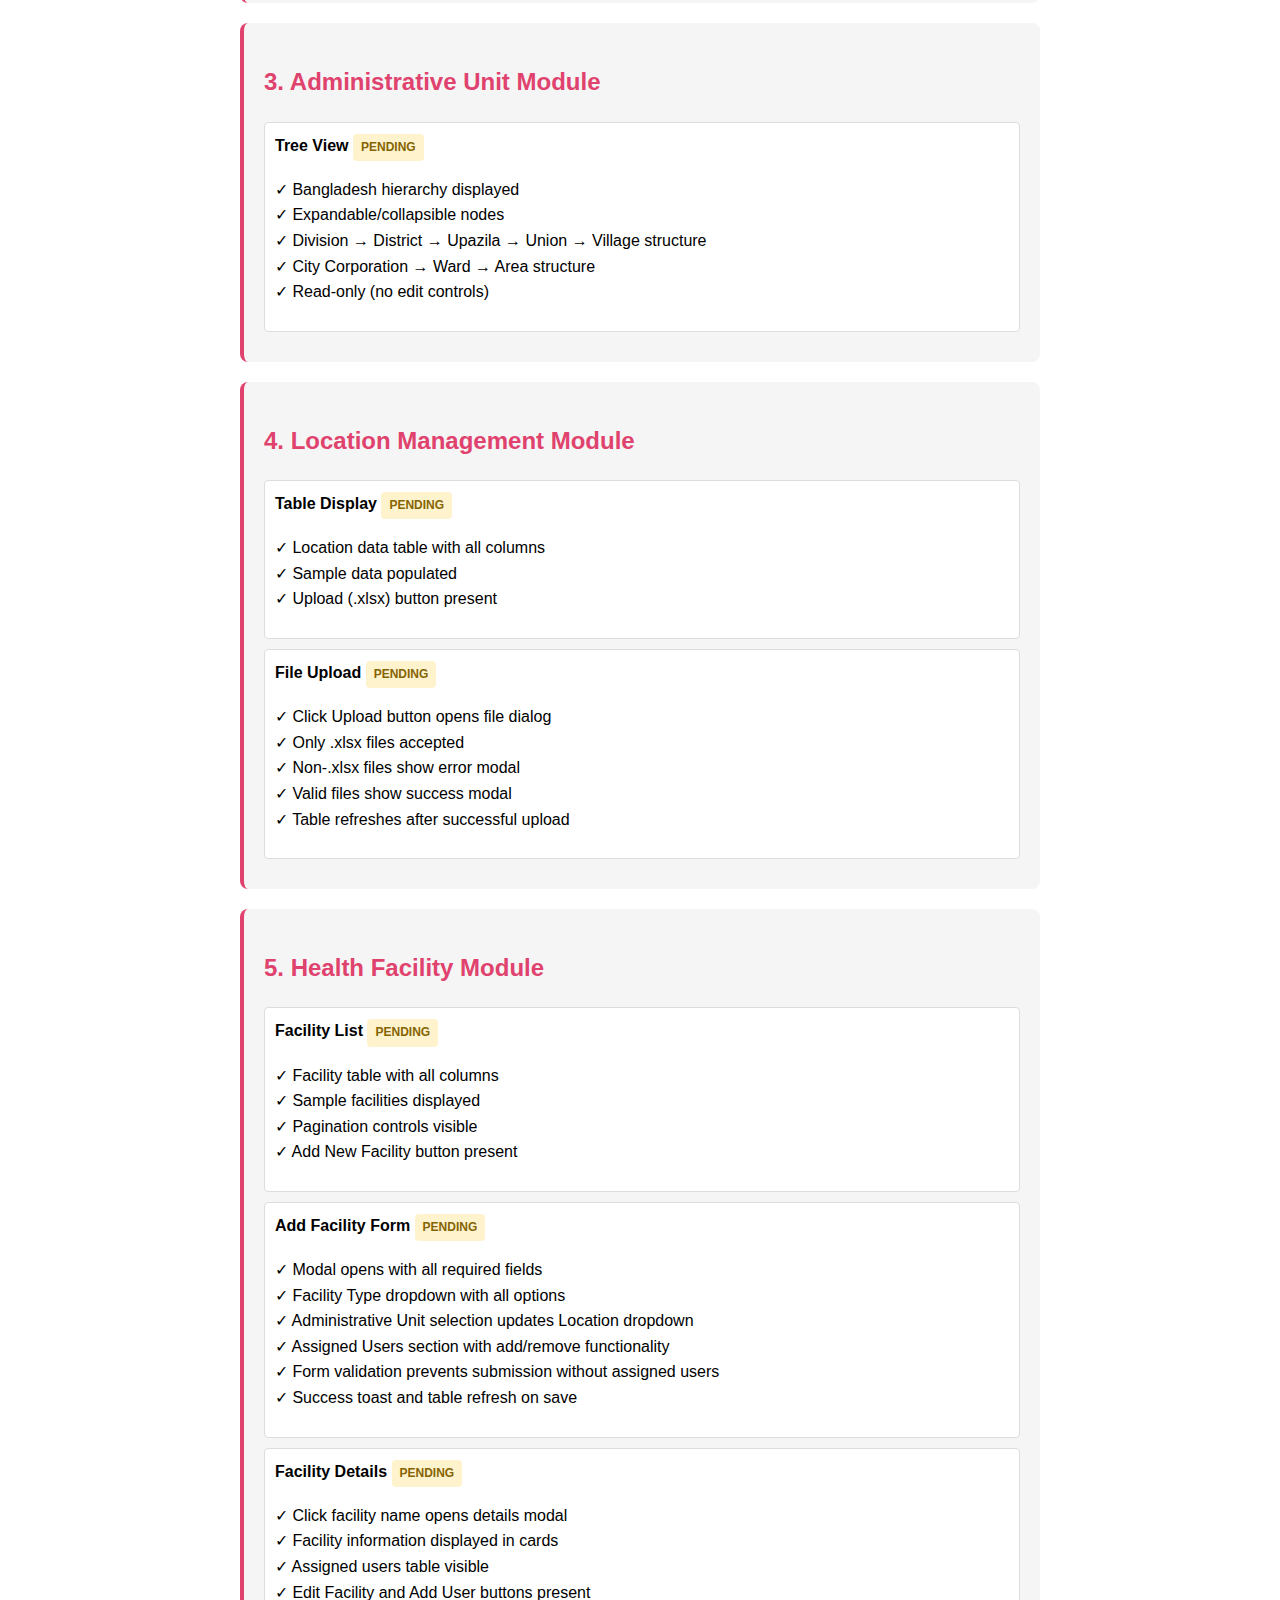
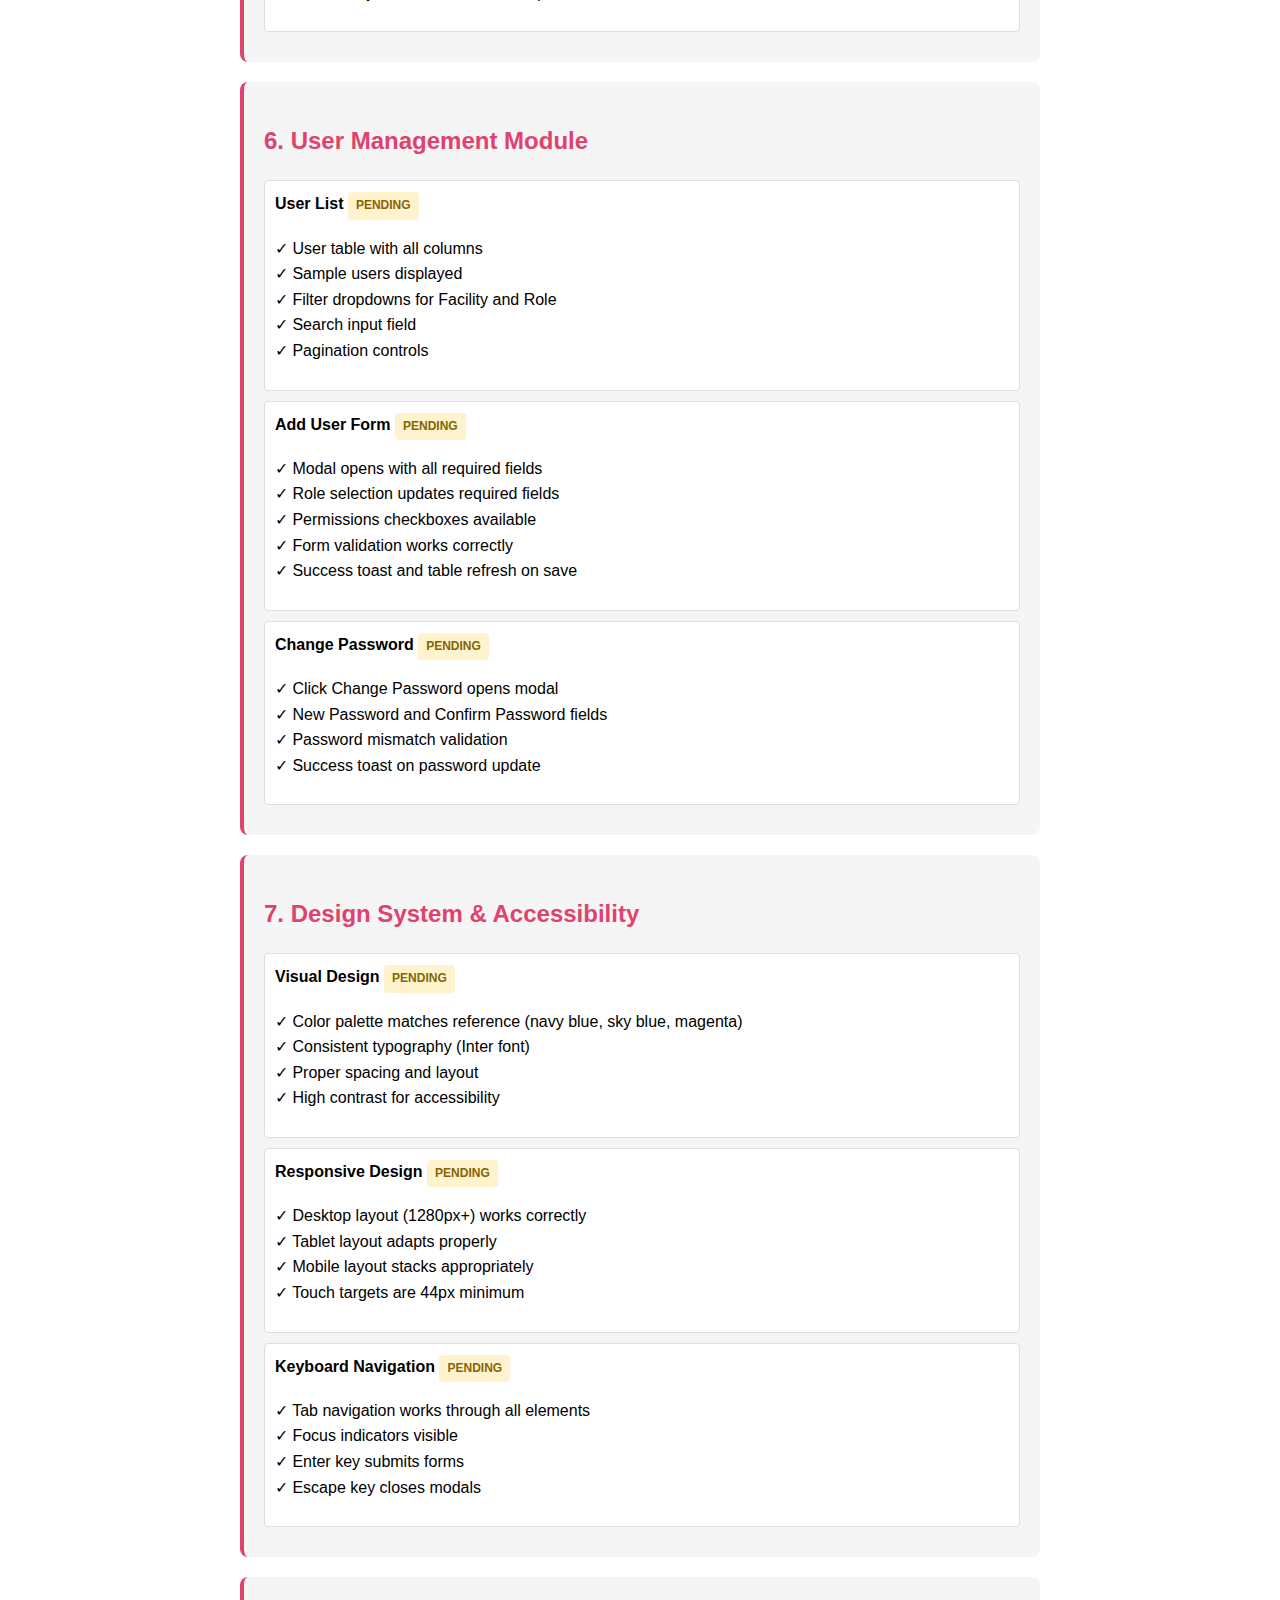
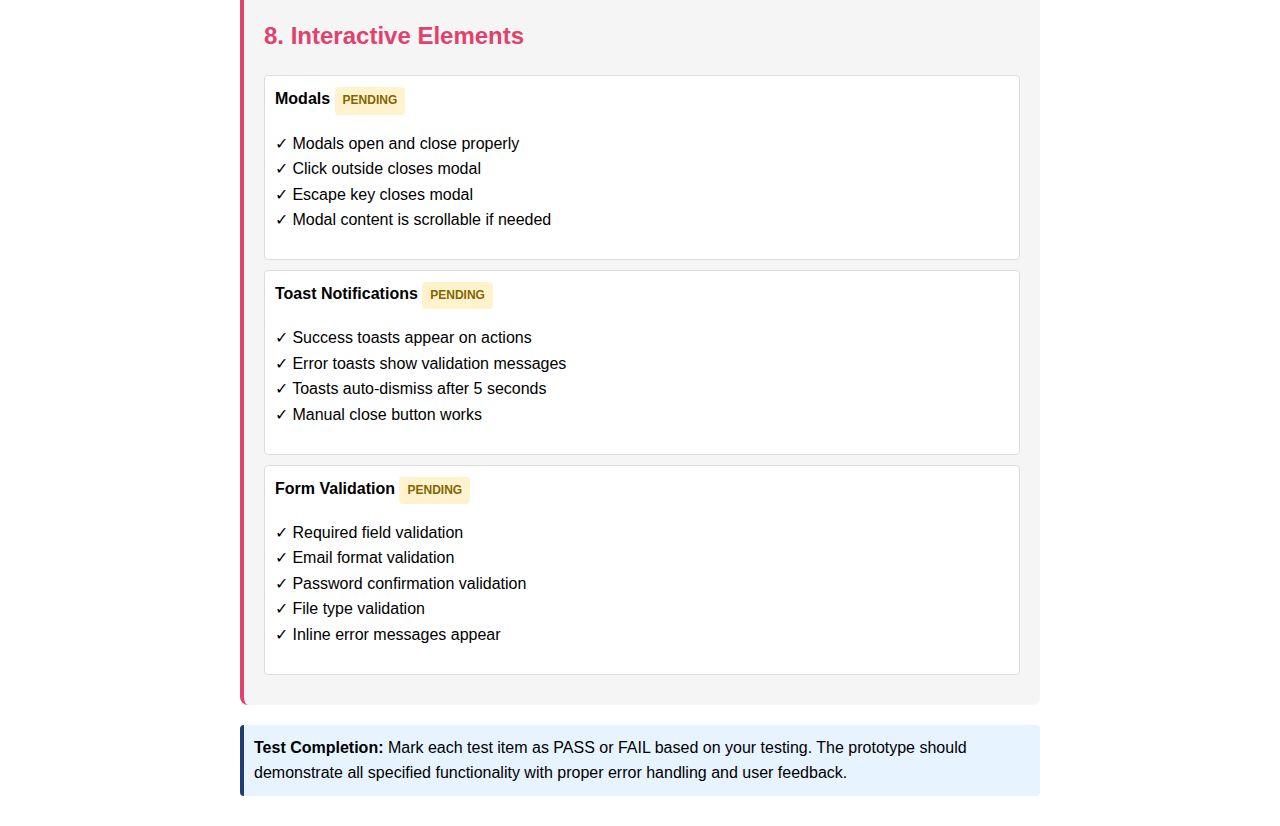
<file: test-prototype.html>
<!DOCTYPE html>
<html lang="en">
<head>
    <meta charset="UTF-8">
    <meta name="viewport" content="width=device-width, initial-scale=1.0">
    <title>SmartCare Prototype Test</title>
    <style>
        body {
            font-family: Arial, sans-serif;
            max-width: 800px;
            margin: 0 auto;
            padding: 20px;
            line-height: 1.6;
        }
        .test-section {
            background: #f5f5f5;
            padding: 20px;
            margin: 20px 0;
            border-radius: 8px;
            border-left: 4px solid #E0426E;
        }
        .test-item {
            margin: 10px 0;
            padding: 10px;
            background: white;
            border-radius: 4px;
            border: 1px solid #ddd;
        }
        .status {
            display: inline-block;
            padding: 4px 8px;
            border-radius: 4px;
            font-size: 12px;
            font-weight: bold;
        }
        .pass { background: #d4edda; color: #155724; }
        .fail { background: #f8d7da; color: #721c24; }
        .pending { background: #fff3cd; color: #856404; }
        h1 { color: #1F3C73; }
        h2 { color: #E0426E; }
        .note { 
            background: #e7f3ff; 
            padding: 10px; 
            border-radius: 4px; 
            margin: 10px 0;
            border-left: 4px solid #1F3C73;
        }
    </style>
</head>
<body>
    <h1>SmartCare Web App - Prototype Test Checklist</h1>
    
    <div class="note">
        <strong>Test Instructions:</strong> Open the main application (index.html) in a browser and verify each test item below. 
        Use username "SK" and any non-empty password for login testing.
    </div>

    <div class="test-section">
        <h2>1. Authentication Flow</h2>
        <div class="test-item">
            <strong>Splash Screen Display</strong>
            <span class="status pending">PENDING</span>
            <p>✓ SmartCare logo and subtitle visible<br>
            ✓ Login button present and clickable<br>
            ✓ Clean, professional design</p>
        </div>
        <div class="test-item">
            <strong>Login Page</strong>
            <span class="status pending">PENDING</span>
            <p>✓ Username and password fields<br>
            ✓ Forgot Password and New Password links<br>
            ✓ Login button<br>
            ✓ Form validation (try empty fields)</p>
        </div>
        <div class="test-item">
            <strong>Login Validation</strong>
            <span class="status pending">PENDING</span>
            <p>✓ Wrong username shows "Username is incorrect"<br>
            ✓ Wrong password shows "Password is incorrect"<br>
            ✓ Both wrong shows combined error<br>
            ✓ Correct credentials (SK + any password) logs in successfully</p>
        </div>
        <div class="test-item">
            <strong>Password Setup Flow</strong>
            <span class="status pending">PENDING</span>
            <p>✓ Click "Forgot Password" or "New Password"<br>
            ✓ Password setup form appears<br>
            ✓ Password confirmation validation<br>
            ✓ Success screen with "Continue to Login" button</p>
        </div>
    </div>

    <div class="test-section">
        <h2>2. Authenticated Shell</h2>
        <div class="test-item">
            <strong>Navigation</strong>
            <span class="status pending">PENDING</span>
            <p>✓ Left navigation with 4 modules visible<br>
            ✓ Top header with SmartCare logo and user menu<br>
            ✓ User avatar shows "SK"<br>
            ✓ User dropdown with Profile/Logout options</p>
        </div>
        <div class="test-item">
            <strong>Module Switching</strong>
            <span class="status pending">PENDING</span>
            <p>✓ Click each nav item switches content<br>
            ✓ No page reload (SPA behavior)<br>
            ✓ Active nav item highlighted<br>
            ✓ Welcome panel shown by default</p>
        </div>
    </div>

    <div class="test-section">
        <h2>3. Administrative Unit Module</h2>
        <div class="test-item">
            <strong>Tree View</strong>
            <span class="status pending">PENDING</span>
            <p>✓ Bangladesh hierarchy displayed<br>
            ✓ Expandable/collapsible nodes<br>
            ✓ Division → District → Upazila → Union → Village structure<br>
            ✓ City Corporation → Ward → Area structure<br>
            ✓ Read-only (no edit controls)</p>
        </div>
    </div>

    <div class="test-section">
        <h2>4. Location Management Module</h2>
        <div class="test-item">
            <strong>Table Display</strong>
            <span class="status pending">PENDING</span>
            <p>✓ Location data table with all columns<br>
            ✓ Sample data populated<br>
            ✓ Upload (.xlsx) button present</p>
        </div>
        <div class="test-item">
            <strong>File Upload</strong>
            <span class="status pending">PENDING</span>
            <p>✓ Click Upload button opens file dialog<br>
            ✓ Only .xlsx files accepted<br>
            ✓ Non-.xlsx files show error modal<br>
            ✓ Valid files show success modal<br>
            ✓ Table refreshes after successful upload</p>
        </div>
    </div>

    <div class="test-section">
        <h2>5. Health Facility Module</h2>
        <div class="test-item">
            <strong>Facility List</strong>
            <span class="status pending">PENDING</span>
            <p>✓ Facility table with all columns<br>
            ✓ Sample facilities displayed<br>
            ✓ Pagination controls visible<br>
            ✓ Add New Facility button present</p>
        </div>
        <div class="test-item">
            <strong>Add Facility Form</strong>
            <span class="status pending">PENDING</span>
            <p>✓ Modal opens with all required fields<br>
            ✓ Facility Type dropdown with all options<br>
            ✓ Administrative Unit selection updates Location dropdown<br>
            ✓ Assigned Users section with add/remove functionality<br>
            ✓ Form validation prevents submission without assigned users<br>
            ✓ Success toast and table refresh on save</p>
        </div>
        <div class="test-item">
            <strong>Facility Details</strong>
            <span class="status pending">PENDING</span>
            <p>✓ Click facility name opens details modal<br>
            ✓ Facility information displayed in cards<br>
            ✓ Assigned users table visible<br>
            ✓ Edit Facility and Add User buttons present</p>
        </div>
    </div>

    <div class="test-section">
        <h2>6. User Management Module</h2>
        <div class="test-item">
            <strong>User List</strong>
            <span class="status pending">PENDING</span>
            <p>✓ User table with all columns<br>
            ✓ Sample users displayed<br>
            ✓ Filter dropdowns for Facility and Role<br>
            ✓ Search input field<br>
            ✓ Pagination controls</p>
        </div>
        <div class="test-item">
            <strong>Add User Form</strong>
            <span class="status pending">PENDING</span>
            <p>✓ Modal opens with all required fields<br>
            ✓ Role selection updates required fields<br>
            ✓ Permissions checkboxes available<br>
            ✓ Form validation works correctly<br>
            ✓ Success toast and table refresh on save</p>
        </div>
        <div class="test-item">
            <strong>Change Password</strong>
            <span class="status pending">PENDING</span>
            <p>✓ Click Change Password opens modal<br>
            ✓ New Password and Confirm Password fields<br>
            ✓ Password mismatch validation<br>
            ✓ Success toast on password update</p>
        </div>
    </div>

    <div class="test-section">
        <h2>7. Design System & Accessibility</h2>
        <div class="test-item">
            <strong>Visual Design</strong>
            <span class="status pending">PENDING</span>
            <p>✓ Color palette matches reference (navy blue, sky blue, magenta)<br>
            ✓ Consistent typography (Inter font)<br>
            ✓ Proper spacing and layout<br>
            ✓ High contrast for accessibility</p>
        </div>
        <div class="test-item">
            <strong>Responsive Design</strong>
            <span class="status pending">PENDING</span>
            <p>✓ Desktop layout (1280px+) works correctly<br>
            ✓ Tablet layout adapts properly<br>
            ✓ Mobile layout stacks appropriately<br>
            ✓ Touch targets are 44px minimum</p>
        </div>
        <div class="test-item">
            <strong>Keyboard Navigation</strong>
            <span class="status pending">PENDING</span>
            <p>✓ Tab navigation works through all elements<br>
            ✓ Focus indicators visible<br>
            ✓ Enter key submits forms<br>
            ✓ Escape key closes modals</p>
        </div>
    </div>

    <div class="test-section">
        <h2>8. Interactive Elements</h2>
        <div class="test-item">
            <strong>Modals</strong>
            <span class="status pending">PENDING</span>
            <p>✓ Modals open and close properly<br>
            ✓ Click outside closes modal<br>
            ✓ Escape key closes modal<br>
            ✓ Modal content is scrollable if needed</p>
        </div>
        <div class="test-item">
            <strong>Toast Notifications</strong>
            <span class="status pending">PENDING</span>
            <p>✓ Success toasts appear on actions<br>
            ✓ Error toasts show validation messages<br>
            ✓ Toasts auto-dismiss after 5 seconds<br>
            ✓ Manual close button works</p>
        </div>
        <div class="test-item">
            <strong>Form Validation</strong>
            <span class="status pending">PENDING</span>
            <p>✓ Required field validation<br>
            ✓ Email format validation<br>
            ✓ Password confirmation validation<br>
            ✓ File type validation<br>
            ✓ Inline error messages appear</p>
        </div>
    </div>

    <div class="note">
        <strong>Test Completion:</strong> Mark each test item as PASS or FAIL based on your testing. 
        The prototype should demonstrate all specified functionality with proper error handling and user feedback.
    </div>

    <script>
        // Simple test helper
        function markTest(element, status) {
            const statusElement = element.querySelector('.status');
            statusElement.textContent = status;
            statusElement.className = 'status ' + status.toLowerCase();
        }
        
        // Add click handlers for easy testing
        document.addEventListener('DOMContentLoaded', function() {
            const testItems = document.querySelectorAll('.test-item');
            testItems.forEach(item => {
                item.addEventListener('click', function() {
                    const currentStatus = this.querySelector('.status').textContent;
                    if (currentStatus === 'PENDING') {
                        markTest(this, 'PASS');
                    } else if (currentStatus === 'PASS') {
                        markTest(this, 'FAIL');
                    } else {
                        markTest(this, 'PENDING');
                    }
                });
            });
        });
    </script>
</body>
</html>
</file>
<file: styles.css>
/* SmartCare Web App - Design System */
/* Color Palette extracted from reference image */
:root {
    /* Primary Colors */
    --primary-50: #F8F9FB;
    --primary-100: #E6ECF9;
    --primary-200: #C3C7CF;
    --primary-300: #A1A6B5;
    --primary-400: #7F859B;
    --primary-500: #5D6481;
    --primary-600: #3B4267;
    --primary-700: #1F3C73;
    --primary-800: #1A345F;
    --primary-900: #152C4B;

    /* Secondary Colors */
    --secondary-50: #F0F4FF;
    --secondary-100: #E6ECF9;
    --secondary-200: #CCD9F3;
    --secondary-300: #B3C6ED;
    --secondary-400: #99B3E7;
    --secondary-500: #80A0E1;
    --secondary-600: #668DDB;
    --secondary-700: #4D7AD5;
    --secondary-800: #3367CF;
    --secondary-900: #1A54C9;

    /* Accent Colors */
    --accent-50: #FDF2F8;
    --accent-100: #FCE7F3;
    --accent-200: #FBCFE8;
    --accent-300: #F9A8D4;
    --accent-400: #F472B6;
    --accent-500: #E0426E;
    --accent-600: #DB2777;
    --accent-700: #BE185D;
    --accent-800: #9D174D;
    --accent-900: #831843;

    /* Success Colors */
    --success-50: #F0F9F0;
    --success-100: #DCFCE7;
    --success-200: #BBF7D0;
    --success-300: #86EFAC;
    --success-400: #4ADE80;
    --success-500: #7A8F6E;
    --success-600: #16A34A;
    --success-700: #15803D;
    --success-800: #166534;
    --success-900: #14532D;

    /* Warning Colors */
    --warning-50: #FFFBEB;
    --warning-100: #FEF3C7;
    --warning-200: #FDE68A;
    --warning-300: #FCD34D;
    --warning-400: #FBBF24;
    --warning-500: #F59E0B;
    --warning-600: #D97706;
    --warning-700: #B45309;
    --warning-800: #92400E;
    --warning-900: #78350F;

    /* Error Colors */
    --error-50: #FEF2F2;
    --error-100: #FEE2E2;
    --error-200: #FECACA;
    --error-300: #FCA5A5;
    --error-400: #F87171;
    --error-500: #EF4444;
    --error-600: #DC2626;
    --error-700: #B91C1C;
    --error-800: #991B1B;
    --error-900: #7F1D1D;

    /* Neutral Grayscale */
    --gray-50: #F8F9FB;
    --gray-100: #F1F3F4;
    --gray-200: #E1E5ED;
    --gray-300: #C3C7CF;
    --gray-400: #A1A6B5;
    --gray-500: #7F859B;
    --gray-600: #5D6481;
    --gray-700: #3B4267;
    --gray-800: #1F3C73;
    --gray-900: #0F1A3A;

    /* Semantic Colors */
    --background: #FFFFFF;
    --surface: #F8F9FB;
    --surface-elevated: #FFFFFF;
    --border: #E1E5ED;
    --border-light: #F1F3F4;
    --text-primary: #0F1A3A;
    --text-secondary: #5D6481;
    --text-muted: #7F859B;
    --text-inverse: #FFFFFF;

    /* Focus Ring */
    --focus-ring: 0 0 0 3px rgba(31, 60, 115, 0.1);

    /* Spacing */
    --space-1: 0.25rem;
    --space-2: 0.5rem;
    --space-3: 0.75rem;
    --space-4: 1rem;
    --space-5: 1.25rem;
    --space-6: 1.5rem;
    --space-8: 2rem;
    --space-10: 2.5rem;
    --space-12: 3rem;
    --space-16: 4rem;
    --space-20: 5rem;
    --space-24: 6rem;

    /* Typography */
    --font-family: 'Inter', -apple-system, BlinkMacSystemFont, 'Segoe UI', Roboto, sans-serif;
    --font-size-xs: 0.75rem;
    --font-size-sm: 0.875rem;
    --font-size-base: 1rem;
    --font-size-lg: 1.125rem;
    --font-size-xl: 1.25rem;
    --font-size-2xl: 1.5rem;
    --font-size-3xl: 1.875rem;
    --font-size-4xl: 2.25rem;

    /* Border Radius */
    --radius-sm: 0.25rem;
    --radius-md: 0.375rem;
    --radius-lg: 0.5rem;
    --radius-xl: 0.75rem;
    --radius-2xl: 1rem;

    /* Shadows */
    --shadow-sm: 0 1px 2px 0 rgba(0, 0, 0, 0.05);
    --shadow-md: 0 4px 6px -1px rgba(0, 0, 0, 0.1), 0 2px 4px -1px rgba(0, 0, 0, 0.06);
    --shadow-lg: 0 10px 15px -3px rgba(0, 0, 0, 0.1), 0 4px 6px -2px rgba(0, 0, 0, 0.05);
    --shadow-xl: 0 20px 25px -5px rgba(0, 0, 0, 0.1), 0 10px 10px -5px rgba(0, 0, 0, 0.04);

    /* Transitions */
    --transition-fast: 150ms ease-in-out;
    --transition-normal: 250ms ease-in-out;
    --transition-slow: 350ms ease-in-out;
}

/* Reset and Base Styles */
* {
    margin: 0;
    padding: 0;
    box-sizing: border-box;
}

body {
    font-family: var(--font-family);
    font-size: var(--font-size-base);
    line-height: 1.5;
    color: var(--text-primary);
    background-color: var(--background);
    -webkit-font-smoothing: antialiased;
    -moz-osx-font-smoothing: grayscale;
}

/* Screen Management */
.screen {
    display: none;
    min-height: 100vh;
}

.screen.active {
    display: block;
}

/* Typography */
h1, h2, h3, h4, h5, h6 {
    font-weight: 600;
    line-height: 1.25;
    color: var(--text-primary);
}

h1 { font-size: var(--font-size-3xl); }
h2 { font-size: var(--font-size-2xl); }
h3 { font-size: var(--font-size-xl); }
h4 { font-size: var(--font-size-lg); }
h5 { font-size: var(--font-size-base); }
h6 { font-size: var(--font-size-sm); }

p {
    color: var(--text-secondary);
    margin-bottom: var(--space-4);
}

/* Buttons */
.btn {
    display: inline-flex;
    align-items: center;
    justify-content: center;
    padding: var(--space-3) var(--space-4);
    font-size: var(--font-size-sm);
    font-weight: 500;
    line-height: 1;
    border: 1px solid transparent;
    border-radius: var(--radius-md);
    cursor: pointer;
    transition: all var(--transition-fast);
    text-decoration: none;
    min-height: 44px; /* WCAG AA minimum touch target */
    min-width: 44px;
}

.btn:focus {
    outline: none;
    box-shadow: var(--focus-ring);
}

.btn:disabled {
    opacity: 0.5;
    cursor: not-allowed;
}

.btn-primary {
    background-color: var(--accent-500);
    color: var(--text-inverse);
    border-color: var(--accent-500);
}

.btn-primary:hover:not(:disabled) {
    background-color: var(--accent-600);
    border-color: var(--accent-600);
}

.btn-primary:active:not(:disabled) {
    background-color: var(--accent-700);
    border-color: var(--accent-700);
}

.btn-secondary {
    background-color: var(--background);
    color: var(--text-primary);
    border-color: var(--border);
}

.btn-secondary:hover:not(:disabled) {
    background-color: var(--surface);
    border-color: var(--gray-300);
}

.btn-secondary:active:not(:disabled) {
    background-color: var(--gray-100);
    border-color: var(--gray-400);
}

.btn-large {
    padding: 12px 32px;
    font-size: 16px;
    font-weight: 600;
    min-height: 48px;
    margin: 0 auto;
    display: block;
    width: auto;
    min-width: 120px;
    background-color: #1e40af;
    color: white;
    border: none;
    border-radius: 8px;
    cursor: pointer;
    transition: background-color 0.2s;
}

.btn-full {
    width: 100%;
}

/* Form Elements */
.form-group {
    margin-bottom: var(--space-6);
}

.form-group label {
    display: block;
    margin-bottom: var(--space-2);
    font-weight: 500;
    color: var(--text-primary);
}

.form-control {
    width: 100%;
    padding: var(--space-3) var(--space-4);
    font-size: var(--font-size-base);
    line-height: 1.5;
    color: var(--text-primary);
    background-color: var(--background);
    border: 1px solid var(--border);
    border-radius: var(--radius-md);
    transition: border-color var(--transition-fast), box-shadow var(--transition-fast);
    min-height: 44px;
}

.form-control:focus {
    outline: none;
    border-color: var(--primary-700);
    box-shadow: var(--focus-ring);
}

.form-control::placeholder {
    color: var(--text-muted);
}

.form-control:disabled {
    background-color: var(--gray-50);
    color: var(--text-muted);
    cursor: not-allowed;
}

.error-message {
    color: var(--error-600);
    font-size: var(--font-size-sm);
    margin-top: var(--space-1);
    display: none;
}

.error-message.show {
    display: block;
}

.form-links {
    display: flex;
    justify-content: space-between;
    margin-bottom: var(--space-6);
}

.form-links a {
    color: var(--accent-500);
    text-decoration: none;
    font-size: var(--font-size-sm);
}

.form-links a:hover {
    color: var(--accent-600);
    text-decoration: underline;
}

/* Splash Screen */
.splash-container {
    display: flex;
    flex-direction: column;
    align-items: center;
    justify-content: center;
    min-height: 100vh;
    padding: 40px 20px;
    background: #ffffff;
    text-align: center;
    width: 100%;
    box-sizing: border-box;
}

.logo-container {
    text-align: center;
    margin-bottom: 60px;
    display: flex;
    flex-direction: column;
    align-items: center;
    justify-content: center;
    width: 100%;
    max-width: 300px;
}

.logo {
    font-size: var(--font-size-4xl);
    font-weight: 700;
    color: var(--primary-700);
    margin-bottom: var(--space-2);
}

.logo-subtitle {
    font-size: var(--font-size-lg);
    color: var(--text-secondary);
    font-weight: 400;
}

.logo-small {
    font-size: var(--font-size-xl);
    font-weight: 600;
    color: var(--primary-700);
}

/* SmartCare Logo */
.smartcare-logo {
    width: 100px;
    height: 100px;
    margin: 0 auto 20px;
    background: linear-gradient(135deg, #4A90E2 0%, #7ED321 100%);
    border-radius: 50%;
    display: flex;
    align-items: center;
    justify-content: center;
    position: relative;
    box-shadow: 0 4px 12px rgba(0, 0, 0, 0.15);
}

.smartcare-logo::before {
    content: 'SC';
    font-size: var(--font-size-3xl);
    font-weight: 700;
    color: white;
    text-shadow: 0 2px 4px rgba(0, 0, 0, 0.2);
}

.smartcare-logo-text {
    font-size: 28px;
    font-weight: 600;
    color: #1e40af;
    margin: 0 auto 8px;
    letter-spacing: -0.5px;
    text-align: center;
    display: block;
    width: 100%;
}

.logo-subtitle {
    font-size: 16px;
    font-weight: 400;
    color: #6b7280;
    margin: 0 auto 0;
    text-align: center;
    display: block;
    width: 100%;
}

.smartcare-logo-small {
    width: 40px;
    height: 40px;
    background: linear-gradient(135deg, #4A90E2 0%, #7ED321 100%);
    border-radius: 50%;
    display: flex;
    align-items: center;
    justify-content: center;
    box-shadow: var(--shadow-sm);
}

.smartcare-logo-small::before {
    content: 'SC';
    font-size: var(--font-size-sm);
    font-weight: 700;
    color: white;
}

/* Login Screen */
.login-container {
    display: flex;
    flex-direction: column;
    align-items: center;
    justify-content: center;
    min-height: 100vh;
    padding: var(--space-8);
    background: #FFFFFF;
}

.login-header {
    text-align: center;
    margin-bottom: var(--space-8);
}

.smartcare-logo-container {
    width: 80px;
    height: 80px;
    margin: 0 auto var(--space-4);
    display: flex;
    align-items: center;
    justify-content: center;
}

.smartcare-logo-image {
    width: 80px;
    height: 80px;
    object-fit: contain;
    filter: drop-shadow(0 2px 4px rgba(0, 0, 0, 0.1));
}

.smartcare-logo-text-new {
    font-size: var(--font-size-2xl);
    font-weight: 600;
    color: var(--primary-700);
    letter-spacing: -0.5px;
}

.login-card {
    width: 100%;
    max-width: 400px;
    background: var(--surface-elevated);
    padding: var(--space-8);
    border-radius: var(--radius-xl);
    box-shadow: 0 4px 6px -1px rgba(0, 0, 0, 0.1), 0 2px 4px -1px rgba(0, 0, 0, 0.06);
    border: 1px solid var(--border-light);
}

.login-title {
    font-size: var(--font-size-xl);
    font-weight: 600;
    color: var(--text-primary);
    margin-bottom: var(--space-6);
    text-align: center;
}

.login-form {
    width: 100%;
}

.password-field-container {
    position: relative;
    display: flex;
    align-items: center;
    justify-content: space-between;
    margin-bottom: var(--space-2);
}

.password-field-container input {
    flex: 1;
    margin-right: var(--space-3);
}

.forgot-password-link {
    color: var(--text-muted);
    text-decoration: none;
    font-size: var(--font-size-sm);
    white-space: nowrap;
    transition: color var(--transition-fast);
}

.forgot-password-link:hover {
    color: var(--accent-500);
    text-decoration: underline;
}

.login-btn {
    background-color: var(--primary-700);
    border-color: var(--primary-700);
    font-weight: 600;
    font-size: var(--font-size-base);
    padding: var(--space-4) var(--space-6);
    margin-top: var(--space-4);
}

.login-btn:hover:not(:disabled) {
    background-color: var(--primary-800);
    border-color: var(--primary-800);
}

/* Password Setup Screen */
.password-setup-container {
    display: flex;
    flex-direction: column;
    align-items: center;
    justify-content: center;
    min-height: 100vh;
    padding: var(--space-8);
    background: linear-gradient(135deg, var(--primary-50) 0%, var(--secondary-50) 100%);
}

.setup-header {
    text-align: center;
    margin-bottom: var(--space-8);
}

.setup-header h1 {
    margin-bottom: var(--space-4);
    color: var(--text-primary);
}

.setup-header p {
    color: var(--text-secondary);
    max-width: 500px;
}

.password-form {
    width: 100%;
    max-width: 400px;
    background: var(--surface-elevated);
    padding: var(--space-8);
    border-radius: var(--radius-xl);
    box-shadow: var(--shadow-lg);
}

/* Success Screen */
.success-container {
    display: flex;
    flex-direction: column;
    align-items: center;
    justify-content: center;
    min-height: 100vh;
    padding: var(--space-8);
    background: linear-gradient(135deg, var(--primary-50) 0%, var(--secondary-50) 100%);
    text-align: center;
}

.success-icon {
    width: 80px;
    height: 80px;
    background-color: var(--success-500);
    color: var(--text-inverse);
    border-radius: 50%;
    display: flex;
    align-items: center;
    justify-content: center;
    font-size: var(--font-size-3xl);
    font-weight: 700;
    margin-bottom: var(--space-6);
}

/* Authenticated Shell */
.shell-container {
    display: flex;
    flex-direction: column;
    min-height: 100vh;
    background-color: var(--surface);
}

.top-header {
    display: flex;
    align-items: center;
    justify-content: space-between;
    padding: var(--space-4) var(--space-6);
    background-color: var(--surface-elevated);
    border-bottom: 1px solid var(--border);
    box-shadow: var(--shadow-sm);
}

.header-left {
    display: flex;
    align-items: center;
}

.header-right {
    display: flex;
    align-items: center;
}

.user-menu {
    position: relative;
}

.user-avatar {
    width: 40px;
    height: 40px;
    background-color: var(--primary-700);
    color: var(--text-inverse);
    border-radius: 50%;
    display: flex;
    align-items: center;
    justify-content: center;
    font-weight: 600;
    cursor: pointer;
    transition: background-color var(--transition-fast);
}

.user-avatar:hover {
    background-color: var(--primary-800);
}

.user-dropdown {
    position: absolute;
    top: 100%;
    right: 0;
    background-color: var(--surface-elevated);
    border: 1px solid var(--border);
    border-radius: var(--radius-md);
    box-shadow: var(--shadow-lg);
    padding: var(--space-2);
    min-width: 150px;
    display: none;
    z-index: 1000;
}

.user-menu:hover .user-dropdown {
    display: block;
}

.user-dropdown a {
    display: block;
    padding: var(--space-2) var(--space-3);
    color: var(--text-primary);
    text-decoration: none;
    border-radius: var(--radius-sm);
    transition: background-color var(--transition-fast);
}

.user-dropdown a:hover {
    background-color: var(--surface);
}

.main-content {
    display: flex;
    flex: 1;
    min-height: 0;
}

/* Left Navigation */
.left-nav {
    width: 250px;
    background-color: var(--surface-elevated);
    border-right: 1px solid var(--border);
    padding: var(--space-6) 0;
}

.nav-list {
    list-style: none;
}

.nav-item {
    display: block;
    padding: var(--space-4) var(--space-6);
    color: var(--text-secondary);
    text-decoration: none;
    font-weight: 500;
    transition: all var(--transition-fast);
    border-left: 3px solid transparent;
}

.nav-item:hover {
    background-color: var(--surface);
    color: var(--text-primary);
}

.nav-item.active {
    background-color: var(--primary-50);
    color: var(--primary-700);
    border-left-color: var(--primary-700);
}

/* Sub Navigation */
.nav-item-with-sub {
    position: relative;
}

.sub-nav-list {
    list-style: none;
    margin: 0;
    padding: 0;
    background-color: var(--surface);
    border-left: 3px solid var(--primary-200);
    margin-left: var(--space-4);
    display: none;
}

.nav-item-with-sub.active .sub-nav-list {
    display: block;
}

.nav-item-with-sub .sub-nav-list {
    display: block;
}

.sub-nav-item {
    display: block;
    padding: var(--space-3) var(--space-6);
    color: var(--text-muted);
    text-decoration: none;
    font-weight: 400;
    font-size: var(--font-size-sm);
    transition: all var(--transition-fast);
    border-left: 2px solid transparent;
    margin-left: var(--space-2);
}

.sub-nav-item:hover {
    background-color: var(--primary-50);
    color: var(--text-primary);
}

.sub-nav-item.active {
    background-color: var(--primary-100);
    color: var(--primary-700);
    border-left-color: var(--primary-700);
}

/* Sub Module Content */
.sub-module-content {
    display: none;
}

.sub-module-content.active {
    display: block;
}

/* Content Area */
.content-area {
    flex: 1;
    padding: var(--space-6);
    overflow-y: auto;
    background-color: var(--background);
}

.module-content {
    display: none;
}

.module-content.active {
    display: block;
}

.module-header {
    display: flex;
    align-items: center;
    justify-content: space-between;
    margin-bottom: var(--space-6);
    padding-bottom: var(--space-4);
    border-bottom: 1px solid var(--border);
}

.module-header h2 {
    margin-bottom: 0;
}

.module-header p {
    margin-bottom: 0;
    color: var(--text-muted);
}

.header-actions {
    display: flex;
    gap: var(--space-3);
}

/* Welcome Panel */
.welcome-container {
    text-align: center;
    padding: var(--space-16) var(--space-8);
    background: linear-gradient(135deg, var(--primary-50) 0%, var(--secondary-50) 100%);
    border-radius: var(--radius-xl);
    box-shadow: var(--shadow-sm);
}

/* Administrative Hierarchy - Card-based Design */
.tree-container {
    background-color: var(--surface-elevated);
    border: 1px solid var(--border);
    border-radius: var(--radius-lg);
    padding: var(--space-6);
    max-height: 600px;
    overflow-y: auto;
}

.hierarchy-view {
    font-family: var(--font-family);
}

.hierarchy-node {
    margin-bottom: var(--space-4);
    position: relative;
}

.hierarchy-card {
    background-color: var(--surface-elevated);
    border: 1px solid var(--border);
    border-radius: var(--radius-lg);
    padding: var(--space-4);
    margin: var(--space-2) 0;
    box-shadow: var(--shadow-sm);
    transition: all var(--transition-fast);
    position: relative;
}

.hierarchy-card:hover {
    box-shadow: var(--shadow-md);
    transform: translateY(-1px);
}

.hierarchy-card.country {
    border-color: var(--primary-200);
    background: linear-gradient(135deg, var(--primary-50) 0%, var(--surface-elevated) 100%);
}

.hierarchy-card.division {
    border-color: var(--primary-300);
    background: linear-gradient(135deg, var(--primary-50) 0%, var(--surface-elevated) 100%);
}

.hierarchy-card.district {
    border-color: var(--success-300);
    background: linear-gradient(135deg, var(--success-50) 0%, var(--surface-elevated) 100%);
}

/* Urban vs Rural Color Coding */
.hierarchy-card.urban {
    background: linear-gradient(135deg, #e3f2fd 0%, #bbdefb 100%) !important;
    border-left: 4px solid #2196f3 !important;
    border-color: #2196f3 !important;
}

.hierarchy-card.urban .hierarchy-type-badge {
    background-color: #2196f3 !important;
    color: white !important;
}

.hierarchy-card.rural {
    background: linear-gradient(135deg, #f3e5f5 0%, #e1bee7 100%) !important;
    border-left: 4px solid #9c27b0 !important;
    border-color: #9c27b0 !important;
}

.hierarchy-card.rural .hierarchy-type-badge {
    background-color: #9c27b0 !important;
    color: white !important;
}

.hierarchy-card-content {
    display: flex;
    align-items: center;
    justify-content: space-between;
    margin-bottom: var(--space-3);
}

.hierarchy-title {
    font-weight: 600;
    font-size: var(--font-size-lg);
    color: var(--text-primary);
    margin: 0;
}

.hierarchy-actions {
    display: flex;
    align-items: center;
    gap: var(--space-2);
}

.hierarchy-type-badge {
    background-color: var(--primary-700);
    color: var(--text-inverse);
    padding: var(--space-1) var(--space-3);
    border-radius: var(--radius-full);
    font-size: var(--font-size-xs);
    font-weight: 500;
    text-transform: uppercase;
    letter-spacing: 0.5px;
}

/* Root Location Section */
.root-location-section {
    background-color: var(--surface);
    border: 1px solid var(--border);
    border-radius: var(--radius-lg);
    padding: var(--space-6);
    margin-bottom: var(--space-6);
}

.root-location-form label {
    display: block;
    font-weight: 600;
    color: var(--text-primary);
    margin-bottom: var(--space-3);
    font-size: var(--font-size-lg);
}

.root-input-group {
    display: flex;
    gap: var(--space-3);
    align-items: flex-end;
}

.root-input-group .form-control {
    flex: 1;
    max-width: 400px;
}

.root-input-group .btn {
    white-space: nowrap;
}

/* Hierarchy Add Button */
.hierarchy-add-btn {
    width: 32px;
    height: 32px;
    border: none;
    border-radius: var(--radius-md);
    background-color: var(--success-500);
    color: white;
    cursor: pointer;
    display: flex;
    align-items: center;
    justify-content: center;
    transition: all var(--transition-fast);
    font-size: var(--font-size-lg);
    font-weight: bold;
    margin-left: var(--space-2);
}

.hierarchy-add-btn:hover {
    background-color: var(--success-600);
    transform: scale(1.05);
}

/* User Parameters Styles */
.user-parameters-section {
    margin-bottom: var(--space-6);
    padding-bottom: var(--space-4);
    border-bottom: 1px solid var(--border);
}

.user-parameters-section h4 {
    margin-bottom: var(--space-4);
    color: var(--text-primary);
    font-weight: 600;
}

/* Default Attributes Styles */
.default-attributes-section {
    margin-top: var(--space-6);
    padding-top: var(--space-4);
    border-top: 1px solid var(--border);
}

.default-attributes-section h4 {
    margin-bottom: var(--space-4);
    color: var(--text-primary);
    font-weight: 600;
}

.default-attributes-list {
    display: grid;
    grid-template-columns: 1fr 1fr;
    gap: var(--space-4);
}

.default-attribute-item {
    display: flex;
    flex-direction: column;
    gap: var(--space-2);
}

.default-attribute-item label {
    font-weight: 500;
    color: var(--text-primary);
    font-size: var(--font-size-sm);
}

.attribute-value {
    background-color: var(--surface);
    border: 1px solid var(--border);
    border-radius: var(--radius-md);
    padding: var(--space-3);
    color: var(--text-secondary);
    font-style: italic;
    min-height: 44px;
    display: flex;
    align-items: center;
}

/* Custom Attributes Styles */
.custom-attributes-section {
    margin-top: var(--space-6);
    padding-top: var(--space-4);
    border-top: 1px solid var(--border);
}

.custom-attribute-item {
    background-color: var(--surface);
    border: 1px solid var(--border);
    border-radius: var(--radius-lg);
    padding: var(--space-4);
    margin-bottom: var(--space-3);
}

.custom-attribute-form {
    display: grid;
    grid-template-columns: 1fr 1fr 1fr auto;
    gap: var(--space-3);
    align-items: end;
}

.radio-options {
    grid-column: 1 / -1;
    margin-top: var(--space-3);
}

.radio-options-list {
    margin-bottom: var(--space-2);
}

.radio-option-item {
    display: flex;
    gap: var(--space-2);
    margin-bottom: var(--space-2);
    align-items: center;
}

.radio-option-item .form-control {
    flex: 1;
}

/* Role Management Styles */
.search-section {
    margin-bottom: var(--space-6);
    padding: var(--space-4);
    background-color: var(--surface);
    border: 1px solid var(--border);
    border-radius: var(--radius-lg);
}

.search-section .form-control {
    max-width: 400px;
}

.permissions-grid {
    display: grid;
    grid-template-columns: repeat(2, 1fr);
    gap: var(--space-3);
    margin-top: var(--space-2);
}

.permission-item {
    display: flex;
    align-items: center;
    gap: var(--space-2);
    padding: var(--space-2);
    background-color: var(--surface);
    border: 1px solid var(--border);
    border-radius: var(--radius-md);
    cursor: pointer;
    transition: all var(--transition-fast);
}

.permission-item:hover {
    background-color: var(--primary-50);
    border-color: var(--primary-200);
}

.permission-item input[type="checkbox"] {
    margin: 0;
}

/* Action buttons removed from hierarchy */

.hierarchy-children {
    margin-left: var(--space-8);
    position: relative;
}

.hierarchy-children::before {
    content: '';
    position: absolute;
    left: -var(--space-4);
    top: 0;
    bottom: 0;
    width: 2px;
    background: repeating-linear-gradient(
        to bottom,
        var(--border) 0px,
        var(--border) 4px,
        transparent 4px,
        transparent 8px
    );
}

.hierarchy-children .hierarchy-card {
    position: relative;
}

.hierarchy-children .hierarchy-card::before {
    content: '';
    position: absolute;
    left: -var(--space-4);
    top: 50%;
    width: var(--space-4);
    height: 2px;
    background-color: var(--border);
    transform: translateY(-50%);
}

.hierarchy-toggle {
    width: 24px;
    height: 24px;
    display: flex;
    align-items: center;
    justify-content: center;
    margin-right: var(--space-3);
    cursor: pointer;
    border-radius: var(--radius-sm);
    transition: all var(--transition-fast);
    background-color: var(--surface);
    border: 1px solid var(--border);
}

.hierarchy-toggle:hover {
    background-color: var(--primary-50);
    border-color: var(--primary-200);
}

.hierarchy-toggle::before {
    content: '▶';
    font-size: var(--font-size-xs);
    color: var(--text-muted);
    transition: transform var(--transition-fast);
}

.hierarchy-toggle.expanded::before {
    transform: rotate(90deg);
}

.hierarchy-card-header {
    display: flex;
    align-items: center;
    cursor: pointer;
}

.hierarchy-card-header:hover .hierarchy-title {
    color: var(--primary-700);
}

/* Action Icons */
.action-icon {
    width: 24px;
    height: 24px;
    border: none;
    border-radius: var(--radius-sm);
    cursor: pointer;
    display: inline-flex;
    align-items: center;
    justify-content: center;
    transition: all var(--transition-fast);
    margin: 0 var(--space-1);
    font-size: var(--font-size-sm);
}

.action-icon:hover {
    transform: scale(1.1);
    box-shadow: var(--shadow-sm);
}

.action-icon.edit {
    background-color: var(--primary-500);
    color: var(--text-inverse);
}

.action-icon.edit:hover {
    background-color: var(--primary-600);
}

.action-icon.change-password {
    background-color: var(--secondary-500);
    color: var(--text-inverse);
}

.action-icon.change-password:hover {
    background-color: var(--secondary-600);
}

.action-icon.delete {
    background-color: var(--error-500);
    color: var(--text-inverse);
}

.action-icon.delete:hover {
    background-color: var(--error-600);
}

/* Tables */
.table-container {
    background-color: var(--surface-elevated);
    border: 1px solid var(--border);
    border-radius: var(--radius-lg);
    overflow: hidden;
    box-shadow: var(--shadow-sm);
}

.data-table {
    width: 100%;
    border-collapse: collapse;
}

.data-table th {
    background-color: var(--surface);
    color: var(--text-primary);
    font-weight: 600;
    padding: var(--space-4) var(--space-6);
    text-align: left;
    border-bottom: 1px solid var(--border);
    font-size: var(--font-size-sm);
}

.data-table td {
    padding: var(--space-4) var(--space-6);
    border-bottom: 1px solid var(--border-light);
    color: var(--text-secondary);
    font-size: var(--font-size-sm);
}

.data-table tbody tr:hover {
    background-color: var(--surface);
}

.data-table tbody tr:last-child td {
    border-bottom: none;
}

/* Pagination */
.pagination {
    display: flex;
    align-items: center;
    justify-content: center;
    gap: var(--space-2);
    margin-top: var(--space-6);
}

.page-numbers {
    display: flex;
    gap: var(--space-1);
}

.page-numbers .btn {
    min-width: 44px;
    height: 44px;
    padding: 0;
}

.page-numbers .btn.active {
    background-color: var(--primary-700);
    color: var(--text-inverse);
    border-color: var(--primary-700);
}

/* Filters */
.filters {
    display: flex;
    flex-wrap: wrap;
    gap: var(--space-3);
    margin-bottom: var(--space-6);
    padding: var(--space-4);
    background-color: var(--surface);
    border: 1px solid var(--border);
    border-radius: var(--radius-lg);
    align-items: center;
}

.filters .form-control {
    min-width: 120px;
    flex: 1;
    max-width: 200px;
}

/* Responsive filters */
@media (max-width: 768px) {
    .filters {
        flex-direction: column;
        align-items: stretch;
    }
    
    .filters .form-control {
        max-width: none;
        width: 100%;
    }
}

/* Modals */
.modal-overlay {
    position: fixed;
    top: 0;
    left: 0;
    right: 0;
    bottom: 0;
    background-color: rgba(0, 0, 0, 0.5);
    display: none;
    align-items: center;
    justify-content: center;
    z-index: 1000;
    padding: var(--space-4);
}

.modal-overlay.active {
    display: flex;
}

.modal {
    background-color: var(--surface-elevated);
    border-radius: var(--radius-xl);
    box-shadow: var(--shadow-xl);
    max-width: 90vw;
    max-height: 90vh;
    overflow-y: auto;
    width: 100%;
    max-width: 600px;
}

.modal-header {
    padding: var(--space-6) var(--space-6) var(--space-4);
    border-bottom: 1px solid var(--border);
}

.modal-title {
    font-size: var(--font-size-xl);
    font-weight: 600;
    color: var(--text-primary);
    margin: 0;
}

.modal-body {
    padding: var(--space-6);
}

.modal-footer {
    padding: var(--space-4) var(--space-6) var(--space-6);
    border-top: 1px solid var(--border);
    display: flex;
    gap: var(--space-3);
    justify-content: flex-end;
}

/* Toast Notifications */
.toast-container {
    position: fixed;
    top: var(--space-4);
    right: var(--space-4);
    z-index: 1100;
    display: flex;
    flex-direction: column;
    gap: var(--space-2);
}

.toast {
    background-color: var(--surface-elevated);
    border: 1px solid var(--border);
    border-radius: var(--radius-lg);
    padding: var(--space-4);
    box-shadow: var(--shadow-lg);
    min-width: 300px;
    display: flex;
    align-items: center;
    gap: var(--space-3);
    animation: slideIn 0.3s ease-out;
}

.toast.success {
    border-left: 4px solid var(--success-500);
}

.toast.error {
    border-left: 4px solid var(--error-500);
}

.toast.warning {
    border-left: 4px solid var(--warning-500);
}

.toast-icon {
    width: 20px;
    height: 20px;
    border-radius: 50%;
    display: flex;
    align-items: center;
    justify-content: center;
    font-size: var(--font-size-sm);
    font-weight: 600;
    color: var(--text-inverse);
}

.toast.success .toast-icon {
    background-color: var(--success-500);
}

.toast.error .toast-icon {
    background-color: var(--error-500);
}

.toast.warning .toast-icon {
    background-color: var(--warning-500);
}

.toast-message {
    flex: 1;
    color: var(--text-primary);
    font-size: var(--font-size-sm);
}

.toast-close {
    background: none;
    border: none;
    color: var(--text-muted);
    cursor: pointer;
    padding: var(--space-1);
    border-radius: var(--radius-sm);
    transition: background-color var(--transition-fast);
}

.toast-close:hover {
    background-color: var(--surface);
}

/* Animations */
@keyframes slideIn {
    from {
        transform: translateX(100%);
        opacity: 0;
    }
    to {
        transform: translateX(0);
        opacity: 1;
    }
}

/* Responsive Design */
@media (max-width: 1024px) {
    .left-nav {
        width: 200px;
    }
    
    .content-area {
        padding: var(--space-4);
    }
}

@media (max-width: 768px) {
    .main-content {
        flex-direction: column;
    }
    
    .left-nav {
        width: 100%;
        padding: var(--space-4) 0;
    }
    
    .nav-list {
        display: flex;
        overflow-x: auto;
        padding: 0 var(--space-4);
    }
    
    .nav-item {
        white-space: nowrap;
        border-left: none;
        border-bottom: 3px solid transparent;
    }
    
    .nav-item.active {
        border-left: none;
        border-bottom-color: var(--primary-700);
    }
    
    .filters {
        flex-direction: column;
    }
    
    .filters .form-control {
        min-width: auto;
    }
    
    .table-container {
        overflow-x: auto;
    }
    
    .data-table {
        min-width: 600px;
    }
}

/* Accessibility */
@media (prefers-reduced-motion: reduce) {
    * {
        animation-duration: 0.01ms !important;
        animation-iteration-count: 1 !important;
        transition-duration: 0.01ms !important;
    }
}

/* High Contrast Mode */
@media (prefers-contrast: high) {
    :root {
        --border: #000000;
        --text-secondary: #000000;
        --text-muted: #333333;
    }
}

/* Username Validation Styles */
.username-container {
    position: relative;
    display: flex;
    align-items: center;
}

.username-status {
    position: absolute;
    right: 10px;
    font-size: 16px;
    font-weight: bold;
}

.username-status.available {
    color: var(--success-500);
}

.username-status.unavailable {
    color: var(--error-500);
}

/* Saved Root Location Styles */
.saved-root-location {
    background-color: var(--success-50);
    border: 1px solid var(--success-200);
    border-radius: var(--radius-lg);
    padding: var(--space-4);
    margin-bottom: var(--space-6);
}

.saved-root-location h3 {
    color: var(--success-700);
    margin: 0;
    font-size: var(--font-size-lg);
}

.root-location-name {
    color: var(--success-600);
    font-weight: 600;
}

/* Print Styles */
@media print {
    .left-nav,
    .top-header,
    .btn,
    .modal-overlay {
        display: none !important;
    }
    
    .content-area {
        padding: 0;
    }
    
    .screen {
        display: block !important;
    }
}
</file>
